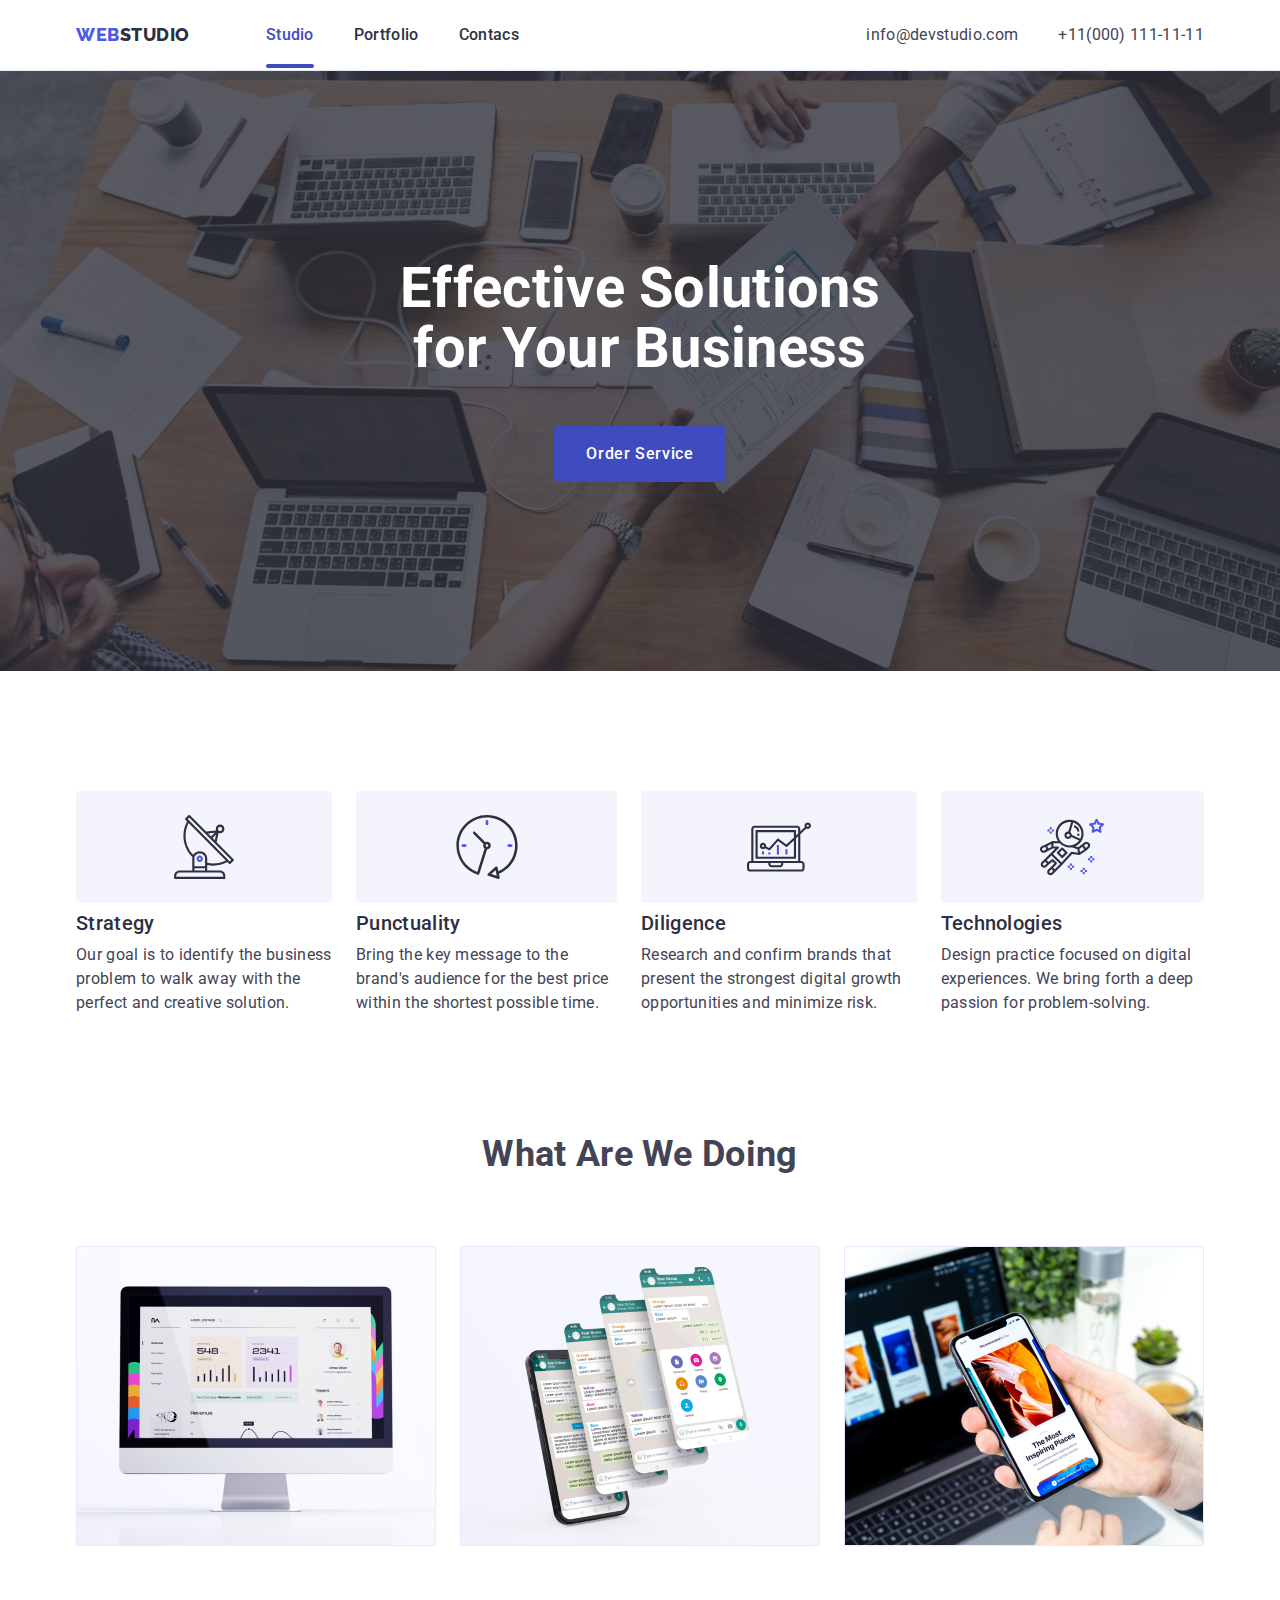
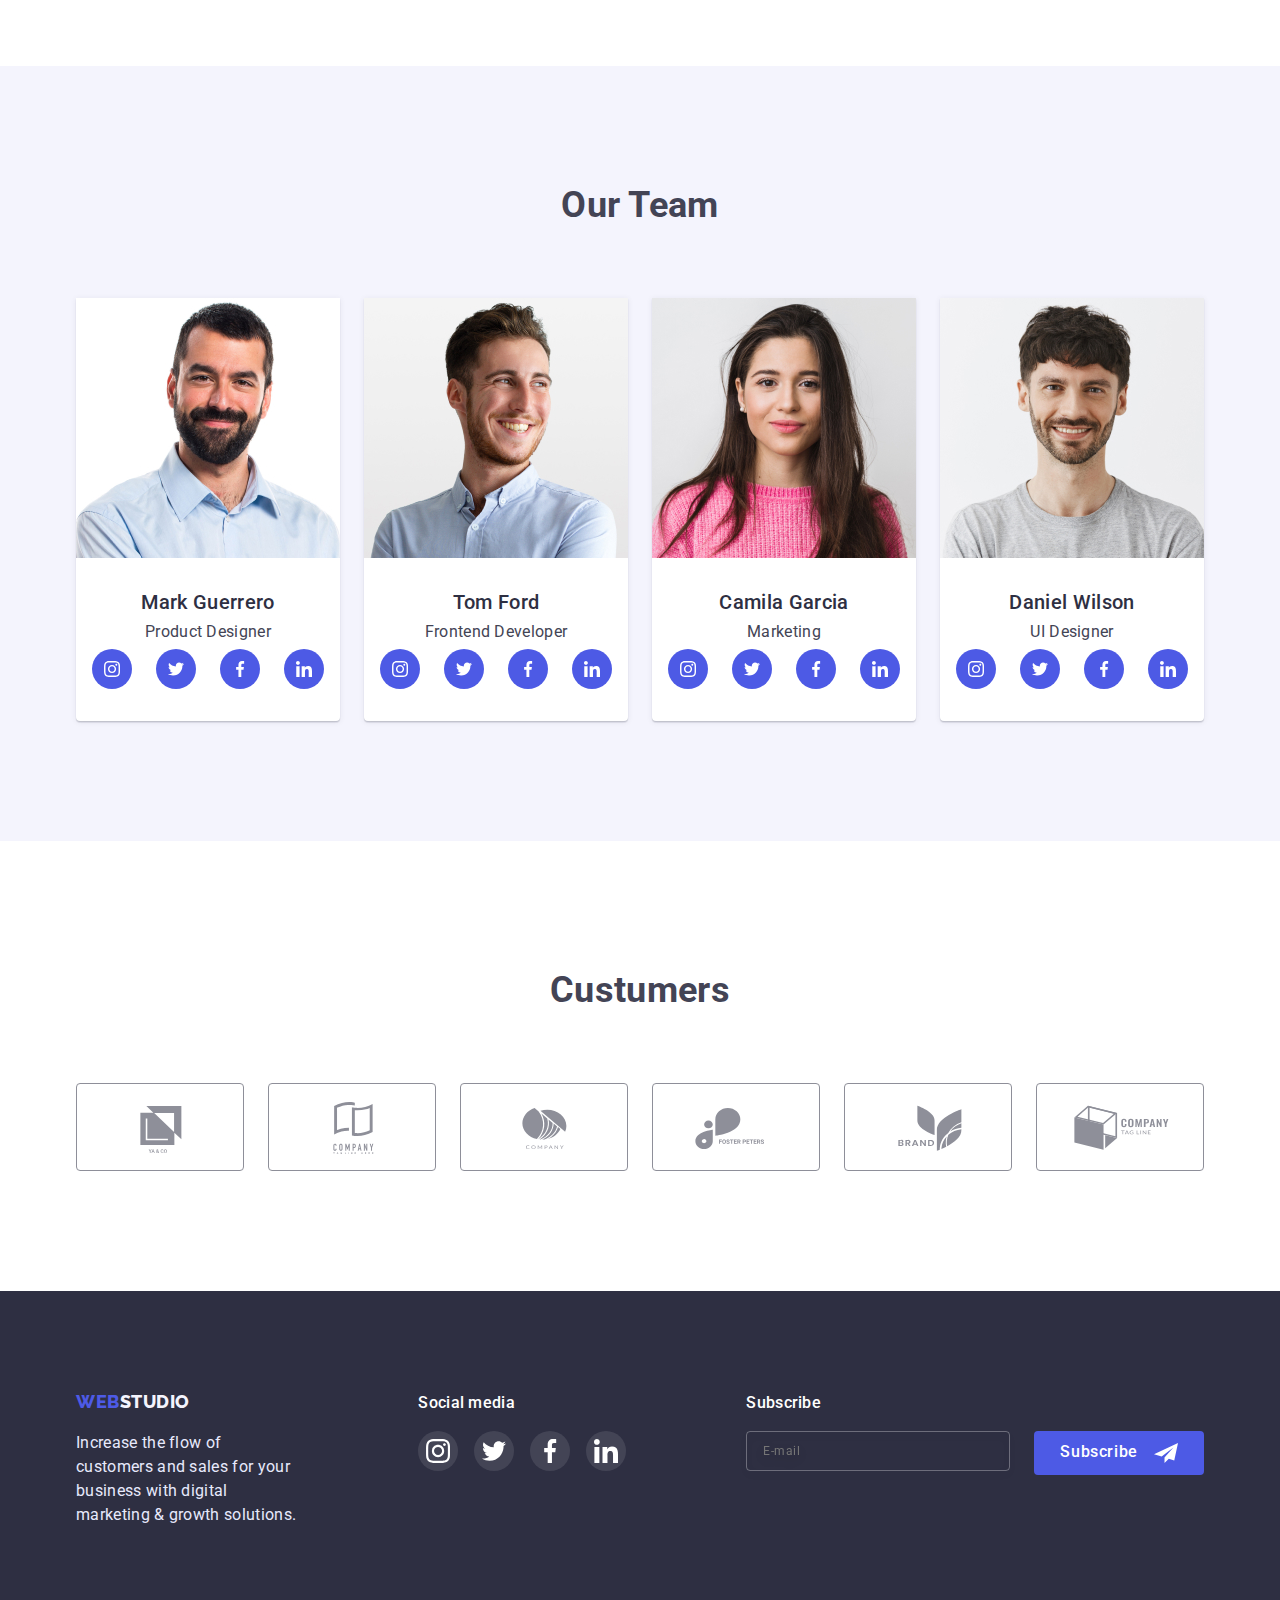
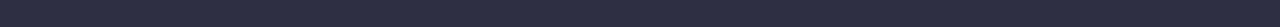
<file: index.html>
<!DOCTYPE html>
<html lang="en">

<head>
    <meta charset="UTF-8">
    <meta http-equiv="X-UA-Compatible" content="IE=edge">
    <meta name="viewport" content="width=device-width, initial-scale=1.0">
    <title>Document</title>
    <!--Fonts-->
    <link
        href="https://fonts.googleapis.com/css2?family=Raleway:wght@800&family=Roboto:wght@400;500;700;900&display=swap"
        rel="stylesheet">
    <!--Modern-normalize-->
    <link rel="stylesheet"
        href="https://cdnjs.cloudflare.com/ajax/libs/modern-normalize/1.1.0/modern-normalize.min.css">
    <!--Custom styles-->
    <link rel="stylesheet" href="./css/styles.css">
</head>

<body>
    <!--Header section-->
    <header class="page-header">
        <div class="container header-wrapper">
            <nav class="map">
                <a class="logo" href="./index.html"><span class="accent">WEB</span><span
                        class="logo-accent">STUDIO</span></a>
                <ul class="map-link list">
                    <li class="map-item"><a class="header-link link current" href="./index.html">Studio</a></li>
                    <li class="map-item"><a class="header-link link" href="./portfolio.html">Portfolio</a></li>
                    <li class="map-item"><a class="header-link link" href="">Contacs</a></li>
                </ul>
            </nav>
            <div class="contacts-container">
                <ul class="contacts list">
                    <!--Link to e-mail address-->
                    <li class="contacts-list"> <a class="contacts-item"
                            href="mailto:info@devstudio.com">info@devstudio.com</a></li>
                    <!--Link to phone number-->
                    <li class="contacts-list"> <a class="contacts-item" href="tel:+110001111111">+11(000) 111-11-11</a>
                    </li>
                </ul>
            </div>
        </div>
    </header>

    <main>
        <!--Hero section-->
        <section class="hero">
            <div class="hero-container">
                <h1 class="hero-title">Effective Solutions for Your Business</h1>
                <button class="hero-btn" data-modal-open type="button">Order Service</button>
        
        <!--Modal window-->

                <div class="backdrop is-hidden" data-modal>
                    <div class="modal">
                        <strong class="modal-title">Leave your contacts and we will call you back</strong>
                        <form class="modal-form">
                            
                            <label class="modal-form-label" for="user_name">Name</label>
                        <div class="modal-form-group">
                                <input class="modal-form-field" type="text" name="user_name" id="user_name" autofocus />
                            
                            <svg class="icon-modal" width="18px" height="18px">
                                <use href="./images/icons.svg#icon-person"></use>
                            </svg>
                        </div>
                                
                           
                        <label class="modal-form-label" for="user_phone">Phone</label>
                        <div class="modal-form-group">
                            <input class="modal-form-field" type="tel" name="user_phone" id="user_phone"/>
                            <svg class="icon-modal" width="18px" height="18px">
                                <use href="./images/icons.svg#icon-phone"></use>
                            </svg>
                        </div>


                        <label class="modal-form-label" for="user_email">Email</label>
                        <div class="modal-form-group">
                            <input class="modal-form-field" type="email" name="user_email" id="user_email" />
                            <svg class="icon-modal" width="18px" height="18px">
                                <use href="./images/icons.svg#icon-email"></use>
                            </svg>
                        </div>
                            
                            <label class="modal-form-label" for="user_comment">
                                Comment
                            </label>
                            <textarea class="comment-area-modal" id="user_comment" rows="6" placeholder="Text input"></textarea>
                            

                        <label class="agreement-form">
                             <input class="checkbox-form" type="checkbox" name="agreement" />
                            <span class="agreement-text">
                          I accept the terms and conditions of the <a href="" class="agreement-link">Privacy Policy</a>
                           </span>
                        </label>

                            <button class="hero-btn btn-send-modal" type="submit">Send</button>
                        </form>
                        

                    <button class="btn-modal" data-modal-close>
                    <svg class="cross" width="8" height="8">
                        <use href="./images/icons.svg#icon-closecross"></use>
                    </svg>    
                    </button>
                    </div>
                    
                </div>
                
            </div>

            
        </section>


       


        <!--Skills section-->
        <section class="skills-section">
            <div class="container skills">
                <h2 class="visually-hidden" lang="uk">Прихований заголовок</h2>
                <ul class="skills list">
                    <li class="skills-item">
                        <div class="icon">
                        <svg class="skills-icon" width="64" height="64">
                            <use href="./images/icons.svg#icon-antenna"></use>
                        </svg>
                        </div>
                        <h3 class="skills-title">Strategy</h3>
                        <p class="skills-text">Our goal is to identify the business
                            problem to walk away with the perfect and creative solution.</p>
                    </li>
                    <li class="skills-item">
                        <div class="icon">
                        <svg class="skills-icon" width="64" height="64">
                            <use href="./images/icons.svg#icon-clock"></use>
                        </svg>
                        </div>
                        <h3 class="skills-title">Punctuality</h3>
                        <p class="skills-text">Bring the key message to the brand's audience for the best price within
                            the shortest possible
                            time.</p>
                    </li>
                    <li class="skills-item">
                        <div class="icon">
                        <svg class="skills-icon" width="64" height="64">
                            <use href="./images/icons.svg#icon-diagram"></use>
                        </svg>
                        </div>
                        <h3 class="skills-title">Diligence</h3>
                        <p class="skills-text">Research and confirm brands that present the strongest digital growth
                            opportunities and
                            minimize risk.</p>
                    </li>
                    <li class="skills-item">
                        <div class="icon">
                        <svg class="skills-icon" width="64" height="64">
                            <use href="./images/icons.svg#icon-astronaut"></use>
                        </svg>
                        </div>
                        <h3 class="skills-title">Technologies</h3>
                        <p class="skills-text">Design practice focused on digital experiences. We bring forth a deep
                            passion for
                            problem-solving.</p>
                    </li>
                </ul>
            </div>
        </section>
        <!--Work examples-->
        <section class="image">
            <div class="container">
                <h2 class="image-title">What Are We Doing</h2>
                <ul class="list image-list">
                    <li class="image-item"><img src="./images/wawd1.png" alt="Computer monitor" width="360"
                            height="300"></li>
                    <li class="image-item"><img src="images/wawd2.png" alt="Screenshot mobile phone" width="360"
                            height="300"></li>
                    <li class="image-item"><img src="./images/wawd3.png" alt="Mobile phones" width="360" height="300">
                    </li>
                </ul>
            </div>
        </section>

        <!--About Team-->
        <section class="team">
            <div class="container">
                <h2 class="team-title">Our Team</h2>
                <ul class="team-item list">
                    <li class="team-foto"><img src="./images/team1.jpg" alt="Photo of the employee1" width="264"
                            height="260">
                        <div class="teams-footer">
                            <h3 class="team-names">Mark Guerrero</h3>
                            <p class="team-position">Product Designer</p>
                            <ul class="socials list">
                                <li class="team-social">
                                    <a class="link-social" 
                                    href="https://www.instagram.com" 
                                    aria-label="Instagram" 
                                    target="_blank"
                                    rel="noopener norefrrer"
                                    >
                                    <svg class="socials-icon" width="16" height="16">
                                        <use href="./images/icons.svg#icon-instagram"></use>
                                    </svg>
                                </a>
                            </li>
                                <li class="team-social">
                                    <a class="link-social" 
                                    href="https://twitter.com" 
                                    aria-label="Twitter" 
                                    target="_blank"
                                    rel="noopener norefrrer">
                                    <svg class="socials-icon" width="16" height="16">
                                        <use href="./images/icons.svg#icon-twitter"></use>
                                    </svg>
                                </a>
                            </li>
                                <li class="team-social">
                                    <a class="link-social" 
                                    href="https://www.facebook.com" 
                                    aria-label="Facebook" 
                                    target="_blank"
                                        rel="noopener norefrrer">
                                        <svg class="socials-icon" width="16" height="16">
                                            <use href="./images/icons.svg#icon-facebook"></use>
                                        </svg>
                                    </a>
                                </li>
                                <li class="team-social">
                                    <a class="link-social" 
                                    href="https://www.linkedin.com" 
                                    aria-label="Linkedin" 
                                    target="_blank"
                                        rel="noopener norefrrer">
                                        <svg class="socials-icon" width="16" height="16">
                                            <use href="./images/icons.svg#icon-linkedin"></use>
                                        </svg>
                                    </a>
                                </li>
                            </ul>
                        </div>
                    </li>
                    <li class="team-foto"><img src="./images/team2.jpg" alt="Photo of the employee2" width="264"
                            height="260">
                        <div class="teams-footer">
                            <h3 class="team-names">Tom Ford</h3>
                            <p class="team-position">Frontend Developer</p>
                            <ul class="socials list">
                                <li class="team-social">
                                    <a class="link-social" href="https://www.instagram.com" aria-label="Instagram" target="_blank"
                                        rel="noopener norefrrer">
                                        <svg class="socials-icon" width="16" height="16">
                                            <use href="./images/icons.svg#icon-instagram"></use>
                                        </svg>
                                    </a>
                                </li>
                                <li class="team-social">
                                    <a class="link-social" href="https://twitter.com" aria-label="Twitter" target="_blank"
                                        rel="noopener norefrrer">
                                        <svg class="socials-icon" width="16" height="16">
                                            <use href="./images/icons.svg#icon-twitter"></use>
                                        </svg>
                                    </a>
                                </li>
                                <li class="team-social">
                                    <a class="link-social" href="https://www.facebook.com" aria-label="Facebook" target="_blank"
                                        rel="noopener norefrrer">
                                        <svg class="socials-icon" width="16" height="16">
                                            <use href="./images/icons.svg#icon-facebook"></use>
                                        </svg>
                                    </a>
                                </li>
                                <li class="team-social">
                                    <a class="link-social" href="https://www.linkedin.com" aria-label="Linkedin" target="_blank"
                                        rel="noopener norefrrer">
                                        <svg class="socials-icon" width="16" height="16">
                                            <use href="./images/icons.svg#icon-linkedin"></use>
                                        </svg>
                                    </a>
                                </li>
                            </ul>
                        </div>
                    </li>
                    <li class="team-foto"><img src="./images/team3.jpg" alt="Photo of the employee3" width="264"
                            height="260">
                        <div class="teams-footer">
                            <h3 class="team-names">Camila Garcia</h3>
                            <p class="team-position">Marketing</p>
                            <ul class="socials list">
                                <li class="team-social">
                                    <a class="link-social" href="https://www.instagram.com" aria-label="Instagram" target="_blank"
                                        rel="noopener norefrrer">
                                        <svg class="socials-icon" width="16" height="16">
                                            <use href="./images/icons.svg#icon-instagram"></use>
                                        </svg>
                                    </a>
                                </li>
                                <li class="team-social">
                                    <a class="link-social" href="https://twitter.com" aria-label="Twitter" target="_blank"
                                        rel="noopener norefrrer">
                                        <svg class="socials-icon" width="16" height="16">
                                            <use href="./images/icons.svg#icon-twitter"></use>
                                        </svg>
                                    </a>
                                </li>
                                <li class="team-social">
                                    <a class="link-social" href="https://www.facebook.com" aria-label="Facebook" target="_blank"
                                        rel="noopener norefrrer">
                                        <svg class="socials-icon" width="16" height="16">
                                            <use href="./images/icons.svg#icon-facebook"></use>
                                        </svg>
                                    </a>
                                </li>
                                <li class="team-social">
                                    <a class="link-social" href="https://www.linkedin.com" aria-label="Linkedin" target="_blank"
                                        rel="noopener norefrrer">
                                        <svg class="socials-icon" width="16" height="16">
                                            <use href="./images/icons.svg#icon-linkedin"></use>
                                        </svg>
                                    </a>
                                </li>
                            </ul>
                        </div>
                    </li>
                    <li class="team-foto"><img src="./images/team4.jpg" alt="Photo of the employee4" width="264"
                            height="260">
                        <div class="teams-footer">
                            <h3 class="team-names">Daniel Wilson</h3>
                            <p class="team-position">UI Designer</p>
                            <ul class="socials list">
                                <li class="team-social">
                                    <a class="link-social" href="https://www.instagram.com" aria-label="Instagram" target="_blank"
                                        rel="noopener norefrrer">
                                        <svg class="socials-icon" width="16" height="16">
                                            <use href="./images/icons.svg#icon-instagram"></use>
                                        </svg>
                                    </a>
                                </li>
                                <li class="team-social">
                                    <a class="link-social" href="https://twitter.com" aria-label="Twitter" target="_blank"
                                        rel="noopener norefrrer">
                                        <svg class="socials-icon" width="16" height="16">
                                            <use href="./images/icons.svg#icon-twitter"></use>
                                        </svg>
                                    </a>
                                </li>
                                <li class="team-social">
                                    <a class="link-social" href="https://www.facebook.com" aria-label="Facebook" target="_blank"
                                        rel="noopener norefrrer">
                                        <svg class="socials-icon" width="16" height="16">
                                            <use href="./images/icons.svg#icon-facebook"></use>
                                        </svg>
                                    </a>
                                </li>
                                <li class="team-social">
                                    <a class="link-social" href="https://www.linkedin.com" aria-label="Linkedin" target="_blank"
                                        rel="noopener norefrrer">
                                        <svg class="socials-icon" width="16" height="16">
                                            <use href="./images/icons.svg#icon-linkedin"></use>
                                        </svg>
                                    </a>
                                </li>
                            </ul>
                        </div>
                    </li>
                </ul>
            </div>
        </section>

        <section class="custumers">
            <h2 class="custumers-title">Custumers</h2>
            <div class="container">
        <ul class="list-custumers list">
            <li class="logo-custumers">
                <a class="cust-link" href="">
                    <svg class="cust-icon" width="104" height="56">
                        <use href="./images/icons.svg#icon-logo1"></use>
                    </svg>
                </a>
            </li>
            <li class="logo-custumers">
                <a class="cust-link" href="">
                    <svg class="cust-icon" width="104" height="56">
                        <use href="./images/icons.svg#icon-logo2"></use>
                    </svg>
                </a>
            </li>
            <li class="logo-custumers">
                <a class="cust-link" href="">
                    <svg class="cust-icon" width="104" height="56">
                        <use href="./images/icons.svg#icon-logo3"></use>
        
                    </svg>
                </a>
            </li>
            <li class="logo-custumers">
                <a class="cust-link" href="">
                    <svg class="cust-icon" width="104" height="56">
                        <use href="./images/icons.svg#icon-logo4"></use>
                    </svg>
                </a>
            </li>
            <li class="logo-custumers">
                <a class="cust-link" href="">
                    <svg class="cust-icon" width="104" height="56">
                        <use href="./images/icons.svg#icon-logo5"></use>
                    </svg>
                </a>
            </li>
            <li class="logo-custumers">
                <a class="cust-link" href="">
                    <svg class="cust-icon" width="104" height="56">
                        <use href="./images/icons.svg#icon-logo6"></use>
                    </svg>
                </a>
            </li>
        </ul>
            </div>
      
        </section>
    </main>
    <!-- Page footer -->
    <footer class="page">
        <div class="container footer-page">
        <div>
            <a class="logo secondary-logo" href="./index.html"><span class="accent">WEB</span><span
                    class="logo-footer">STUDIO</span></a>
            <p class="text-page">Increase the flow of customers and sales for your business with digital marketing &
                growth
                solutions.</p>
        </div>
        
        <div class="social-media">
        
        <p class="media-title">Social media</p>
            <ul class="list media-group">
                <li class="icon-media">
                <a class="link-media" href="https://www.instagram.com" aria-label="Instagram" target="_blank"
                    rel="noopener norefrrer">
                    <svg class="socials-icon" width="24" height="24">
                        <use href="./images/icons.svg#icon-instagram"></use>
                    </svg>
                </a>
                </li>
                <li class="icon-media">
                    <a class="link-media" href="https://twitter.com" aria-label="Twitter" target="_blank"
                        rel="noopener norefrrer">
                        <svg class="socials-icon" width="24" height="24">
                            <use href="./images/icons.svg#icon-twitter"></use>
                        </svg>
                    </a>
                </li>
                <li class="icon-media">
                    <a class="link-media" href="https://www.facebook.com" aria-label="Facebook" target="_blank"
                        rel="noopener norefrrer">
                        <svg class="socials-icon" width="24" height="24">
                            <use href="./images/icons.svg#icon-facebook"></use>
                        </svg>
                    </a>
                </li>
                <li class="icon-media">
                    <a class="link-media" href="https://www.linkedin.com" aria-label="Linkedin" target="_blank"
                        rel="noopener norefrrer">
                        <svg class="socials-icon" width="24" height="24">
                            <use href="./images/icons.svg#icon-linkedin"></use>
                        </svg>
                    </a>
                </li>
            </ul>
        </div>

        <!--Form-->
        
        <form>
            <p class="form-text">Subscribe</p>
            <div class="form-footer">
                <label for="users_email">
                    <input class="field-form" type="email" name="users_email" placeholder="E-mail" id="users_email">
                </label>
                <button class="btn-footer" type="submit">
                    Subscribe
                    <svg class="icon-footer" width="24" height="24">
                        <use href="./images/icons.svg#icon-jet"></use>
                    </svg>
                </button>
            </div>
        </form>
    </div>
       
    </footer>
    <script src="./js/modal.js"></script>
</body>

</html>
</file>
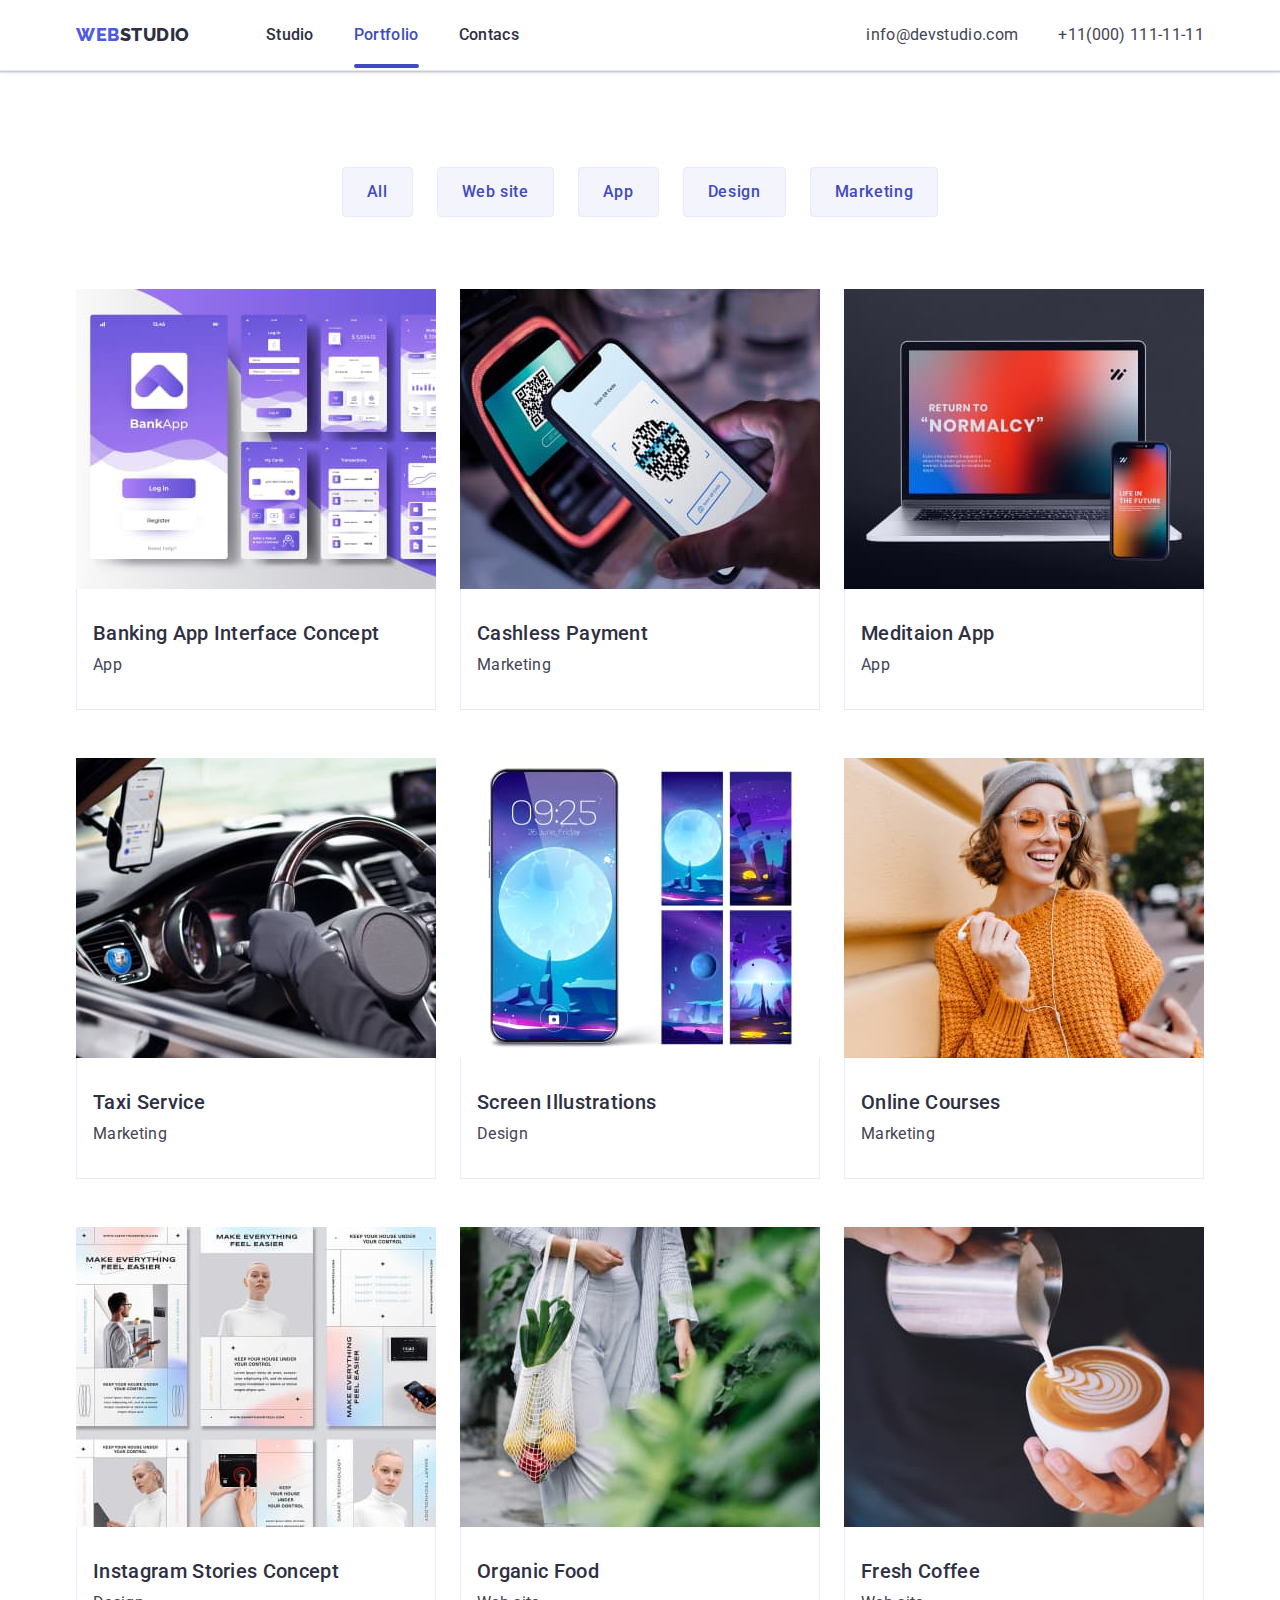
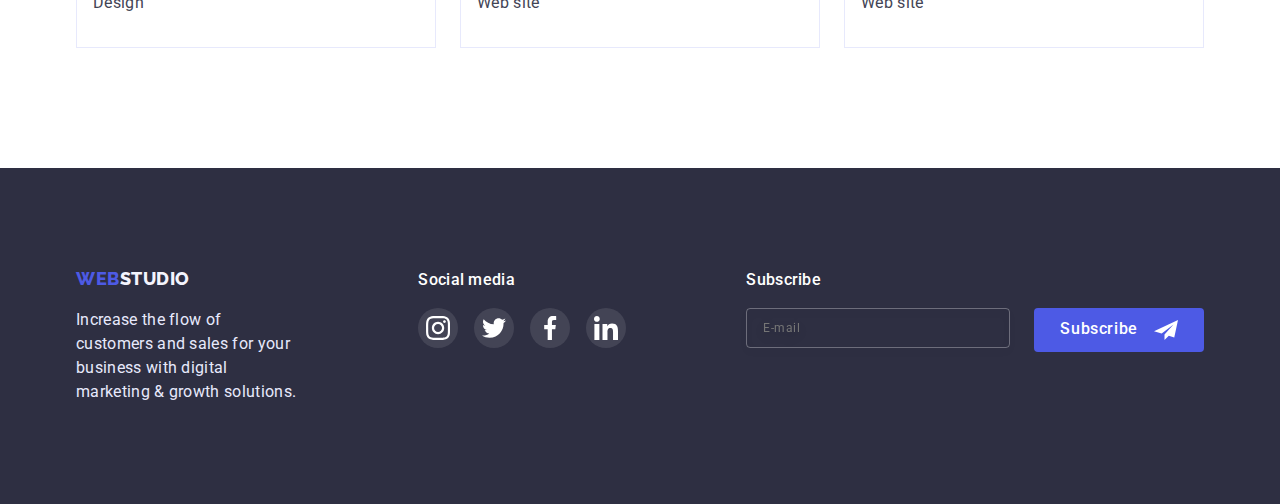
<file: portfolio.html>
<!DOCTYPE html>
<html lang="en">

<head>
    <meta charset="UTF-8">
    <meta http-equiv="X-UA-Compatible" content="IE=edge">
    <meta name="viewport" content="width=device-width, initial-scale=1.0">
    <title>Document</title>
    <!--Fonts-->
    <link
        href="https://fonts.googleapis.com/css2?family=Raleway:wght@800&family=Roboto:wght@400;500;700;900&display=swap"
        rel="stylesheet">
    <!--Modern-normalize-->
    <link rel="stylesheet"
        href="https://cdnjs.cloudflare.com/ajax/libs/modern-normalize/1.1.0/modern-normalize.min.css">
    <!--Custom styles-->
    <link rel="stylesheet" href="./css/styles.css">
</head>

<body>
    <!--Header section-->
    <header class="page-header">
        <div class="container header-wrapper">
            <nav class="map">
                <a class="logo" href="./index.html"><span class="accent">WEB</span><span
                        class="logo-accent">STUDIO</span>
                    </a>
                <ul class="map-link list">
                    <li class="map-item">
                        <a class="link header-link" href="./index.html">Studio</a>
                    </li>
                    <li class="map-item">
                        <a class="link header-link current" href="./portfolio.html">Portfolio</a>
                    </li>
                    <li class="map-item">
                        <a class="link header-link" href="">Contacs</a>
                    </li>
                </ul>
            </nav>
            <div class="contacts-container">
                <ul class="contacts list">
                    <!--Link to e-mail address-->
                    <li class="contacts-list"> <a class="contacts-item link"
                            href="mailto:info@devstudio.com">info@devstudio.com</a></li>
                    <!--Link to phone number-->
                    <li class="contacts-list"> <a class="contacts-item link" href="tel:+110001111111">+11(000) 111-11-11</a>
                    </li>
                </ul>
            </div>
        </div>
    </header>
    <main>
        <section class="portfolio">
            <div class="container">
                <h1 class="visually-hidden">Portfolio</h1>
                    <!--Button list-->
                    <ul class="button list">
                        <li><button class="btn current" type="button">All</button></li>
                        <li><button class="btn" type="button">Web site</button></li>
                        <li><button class="btn" type="button">App</button></li>
                        <li><button class="btn" type="button">Design</button></li>
                        <li><button class="btn" type="button">Marketing</button></li>
                    </ul>
                    <!--Cards list-->
                    <ul class="cards list">
                        <li class="cards-item">
                            <a class="cards-link" href="">
                                
                                <div class="cards-thumb">
                                <img src="./images/hm21.jpg" alt="Banking Interface" width="360" height="300">
                                    <p class="thumb-text">
                                        14 Stylish and User-Friendly App Design Concepts ·
                                        Task Manager App · Calorie Tracker App · Exotic Fruit Ecommerce App ·
                                        Cloud Storage App
                                    </p>

                                </div>
                                <div class="cards-footer">
                                    <h2 class="cards-title">Banking App Interface Concept</h2>
                                    <p class="cards-text">App</p>
                                </div>
                            </a>
                        </li>
                        

                        <li class="cards-item">
                            <a class="cards-link" href="">
                                <div class="cards-thumb">
                                <img src="./images/hm22.jpg" alt="QR code on the phone" width="360" height="300">
                                <p class="thumb-text">
                                    14 Stylish and User-Friendly App Design Concepts ·
                                    Task Manager App · Calorie Tracker App · Exotic Fruit Ecommerce App ·
                                    Cloud Storage App
                                </p>
                            </div>
                                <div class="cards-footer">
                                    <h2 class="cards-title">Cashless Payment</h2>
                                    <p class="cards-text">Marketing</p>
                                </div>
                            </a>
                        </li>

                        <li class="cards-item">
                            <a class="cards-link" href="">
                                <div class="cards-thumb">
                                <img src="./images/hm23.jpg" alt="Laptop" width="360" height="300">
                                <p class="thumb-text">
                                    14 Stylish and User-Friendly App Design Concepts ·
                                    Task Manager App · Calorie Tracker App · Exotic Fruit Ecommerce App ·
                                    Cloud Storage App
                                </p>
                                </div>

                                <div class="cards-footer">
                                    <h2 class="cards-title">Meditaion App</h2>
                                    <p class="cards-text">App</p>
                                </div>
                            </a>

                        </li>

                        <li class="cards-item">
                            <a class="cards-link" href="">
                                <div class="cards-thumb">
                                <img src="./images/hm24.jpg" alt="Hands on the steering wheel" width="360" height="300">
                                <p class="thumb-text">
                                    14 Stylish and User-Friendly App Design Concepts ·
                                    Task Manager App · Calorie Tracker App · Exotic Fruit Ecommerce App ·
                                    Cloud Storage App
                                </p>
                                </div>

                                <div class="cards-footer">
                                    <h2 class="cards-title">Taxi Service</h2>
                                    <p class="cards-text">Marketing</p>
                                </div>
                            </a>
                        </li>

                        <li class="cards-item">
                            <a class="cards-link" href="">
                                <div class="cards-thumb">
                                <img src="./images/hm25.jpg" alt="Mobile Screenshot" width="360" height="300">
                                <p class="thumb-text">
                                    14 Stylish and User-Friendly App Design Concepts ·
                                    Task Manager App · Calorie Tracker App · Exotic Fruit Ecommerce App ·
                                    Cloud Storage App
                                </p>
                                </div>

                                <div class="cards-footer">
                                    <h2 class="cards-title">Screen Illustrations</h2>
                                    <p class="cards-text">Design</p>
                                </div>
                            </a>
                        </li>

                        <li class="cards-item">
                            <a class="cards-link" href="">
                                <div class="cards-thumb">
                                <img src="./images/hm26.jpg" alt="Girl with phone" width="360" height="300">
                                <p class="thumb-text">
                                    14 Stylish and User-Friendly App Design Concepts ·
                                    Task Manager App · Calorie Tracker App · Exotic Fruit Ecommerce App ·
                                    Cloud Storage App
                                </p>
                                </div>

                                <div class="cards-footer">
                                    <h2 class="cards-title">Online Courses</h2>
                                    <p class="cards-text">Marketing</p>
                                </div>
                            </a>
                        </li>

                        <li class="cards-item">
                            <a class="cards-link" href="">
                                <div class="cards-thumb">
                                <img src="./images/hm27.jpg" alt="Shopperbag with fruits" width="360" height="300">
                                <p class="thumb-text">
                                    14 Stylish and User-Friendly App Design Concepts ·
                                    Task Manager App · Calorie Tracker App · Exotic Fruit Ecommerce App ·
                                    Cloud Storage App
                                </p>
                                </div>

                                <div class="cards-footer">
                                    <h2 class="cards-title">Instagram Stories Concept</h2>
                                    <p class="cards-text">Design</p>
                                </div>
                            </a>
                        </li>

                        <li class="cards-item">
                            <a class="cards-link" href="">
                                <div class="cards-thumb">
                                <img src="./images/hm28.jpg" alt="Screenshot with instagram Stories" width="360"
                                    height="300">
                                <p class="thumb-text">
                                    14 Stylish and User-Friendly App Design Concepts ·
                                    Task Manager App · Calorie Tracker App · Exotic Fruit Ecommerce App ·
                                    Cloud Storage App
                                </p>
                                </div>
                                    <div class="cards-footer">
                                    <h2 class="cards-title">Organic Food</h2>
                                    <p class="cards-text">Web site</p>
                                </div>
                            </a>
                        </li>

                        <li class="cards-item">
                            <a class="cards-link" href="">
                                <div class="cards-thumb">
                                <img src="./images/hm29.jpg" alt="Coffee cup" width="360" height="300">
                                <p class="thumb-text">
                                    14 Stylish and User-Friendly App Design Concepts ·
                                    Task Manager App · Calorie Tracker App · Exotic Fruit Ecommerce App ·
                                    Cloud Storage App
                                </p>
                                </div>
                                <div class="cards-footer">
                                    <h2 class="cards-title">Fresh Coffee</h2>
                                    <p class="cards-text">Web site</p>
                                </div>
                            </a>

                        </li>
                    </ul>
            </div>
        </section>
    </main>
    <!-- Page footer -->
    
    <footer class="page">
            <div class="container footer-page">
                <div>
                    <a class="logo secondary-logo" href="./index.html"><span class="accent">WEB</span><span
                            class="logo-footer">STUDIO</span></a>
                    <p class="text-page">Increase the flow of customers and sales for your business with digital marketing &
                        growth
                        solutions.</p>
                </div>
        
                <div class="social-media">
        
                    <p class="media-title">Social media</p>
                    <ul class="list media-group">
                        <li class="icon-media">
                            <a class="link-media" href="https://www.instagram.com" aria-label="Instagram" target="_blank"
                                rel="noopener norefrrer">
                                <svg class="socials-icon" width="24" height="24">
                                    <use href="./images/icons.svg#icon-instagram"></use>
                                </svg>
                            </a>
                        </li>
                        <li class="icon-media">
                            <a class="link-media" href="https://twitter.com" aria-label="Twitter" target="_blank"
                                rel="noopener norefrrer">
                                <svg class="socials-icon" width="24" height="24">
                                    <use href="./images/icons.svg#icon-twitter"></use>
                                </svg>
                            </a>
                        </li>
                        <li class="icon-media">
                            <a class="link-media" href="https://www.facebook.com" aria-label="Facebook" target="_blank"
                                rel="noopener norefrrer">
                                <svg class="socials-icon" width="24" height="24">
                                    <use href="./images/icons.svg#icon-facebook"></use>
                                </svg>
                            </a>
                        </li>
                        <li class="icon-media">
                            <a class="link-media" href="https://www.linkedin.com" aria-label="Linkedin" target="_blank"
                                rel="noopener norefrrer">
                                <svg class="socials-icon" width="24" height="24">
                                    <use href="./images/icons.svg#icon-linkedin"></use>
                                </svg>
                            </a>
                        </li>
                    </ul>
                </div>

                <!--Form-->
                
                <form>
                    <p class="form-text">Subscribe</p>
                    <div class="form-footer">
                        <label for="users_email">
                            <input class="field-form" type="email" name="users_email" placeholder="E-mail" id="users_email">
                        </label>
                        <button class="btn-footer" type="submit">
                            Subscribe
                            <svg class="icon-footer" width="24" height="24">
                                <use href="./images/icons.svg#icon-jet"></use>
                            </svg>
                        </button>
                    </div>
                </form>
            </div>
        
    </footer>
</body>

</html>
</file>
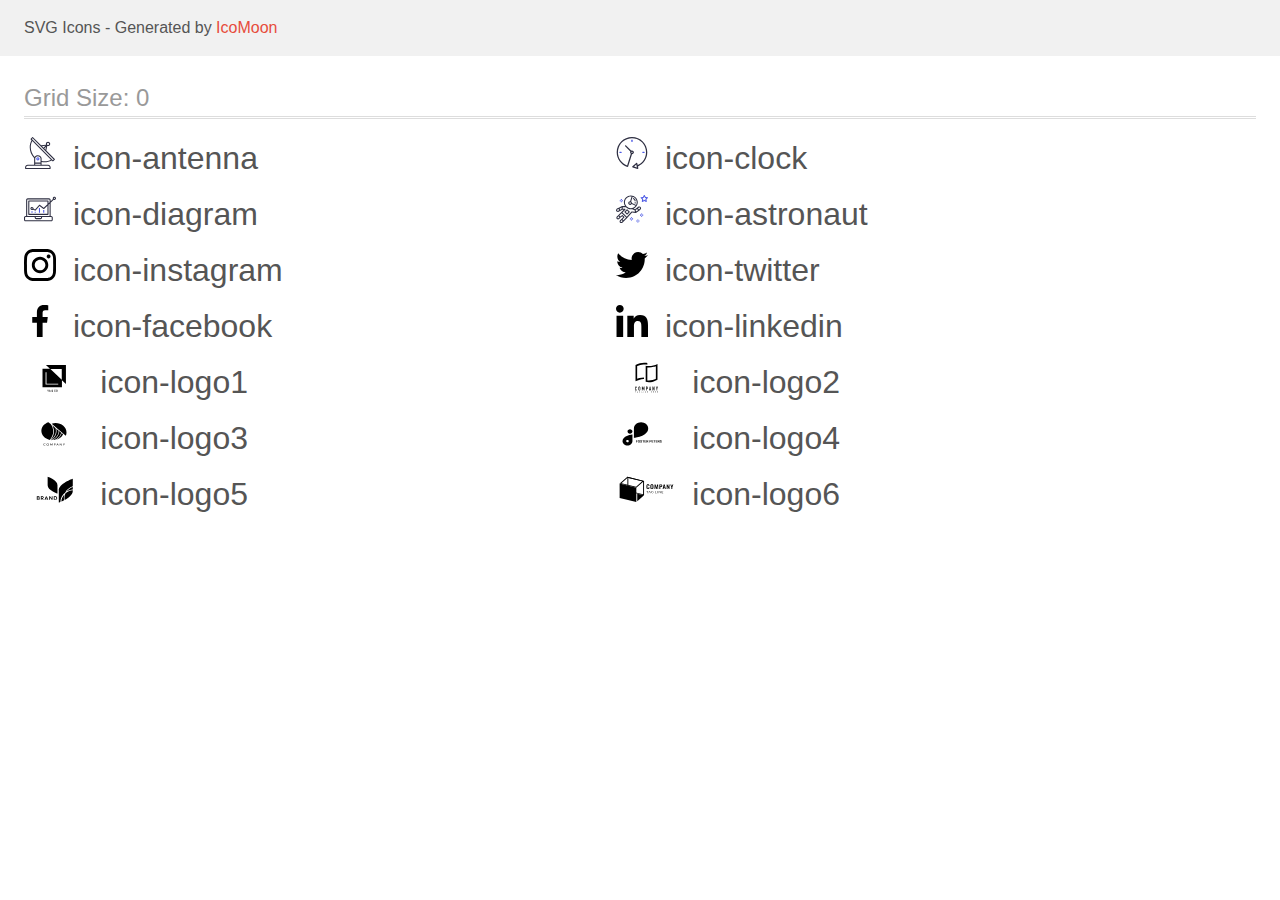
<file: images/icomoon (1)/demo.html>
<!doctype html>
<html>
<head>
    <title>IcoMoon - SVG Icons</title>
    <meta charset="utf-8">
    <meta name="viewport" content="width=device-width, initial-scale=1">
    <link rel="stylesheet" href="demo-files/demo.css">
    <link rel="stylesheet" href="style.css">
</head>
<body>
<svg aria-hidden="true" style="position: absolute; width: 0; height: 0; overflow: hidden;" version="1.1" xmlns="http://www.w3.org/2000/svg" xmlns:xlink="http://www.w3.org/1999/xlink">
<defs>
<symbol id="icon-antenna" viewBox="0 0 32 32">
<path fill="#2e2f42" style="fill: var(--color1, #2e2f42)" d="M30.773 22.098l-8.443-8.505 0.937-4.615c0.242 0.094 0.499 0.144 0.758 0.146h0.006c1.192 0.014 2.17-0.941 2.184-2.133s-0.941-2.17-2.133-2.184c-1.192-0.014-2.17 0.941-2.184 2.133-0.003 0.255 0.039 0.509 0.125 0.749l-4.96 0.605-8.091-8.133c-0.099-0.101-0.235-0.159-0.377-0.16-0.14 0.001-0.274 0.056-0.373 0.155l-1.513 1.504c-0.208 0.208-0.208 0.546 0 0.754l0.814 0.826c-3.153 5.798-2.129 12.978 2.519 17.663 0.043 0.041 0.092 0.074 0.146 0.098-0.034 0.18-0.051 0.364-0.052 0.547v6.187h-6.4c-1.472 0.002-2.665 1.195-2.667 2.667v1.067c0 0.295 0.239 0.533 0.533 0.533h24.533c0.295 0 0.533-0.239 0.533-0.533v-1.067c-0.002-1.472-1.195-2.665-2.667-2.667h-6.4v-2.742c1.003 0.21 2.024 0.317 3.049 0.32 2.458-0.003 4.877-0.615 7.040-1.783l0.818 0.823c0.099 0.101 0.235 0.159 0.377 0.16 0.14-0.001 0.274-0.056 0.373-0.155l1.513-1.504c0.208-0.208 0.208-0.546 0-0.754zM23.28 6.233c0.418-0.415 1.093-0.414 1.509 0.004s0.414 1.093-0.004 1.508c-0.2 0.199-0.47 0.31-0.752 0.31h-0.003c-0.589-0.003-1.064-0.483-1.061-1.072 0.002-0.282 0.115-0.552 0.314-0.751h-0.002zM22.024 9.738l-0.598 2.946-1.175-1.182 1.774-1.763zM21.419 8.836l-1.92 1.909-1.485-1.493 3.405-0.415zM24.004 28.8c0.884 0 1.6 0.716 1.6 1.6v0.533h-23.467v-0.533c0-0.884 0.716-1.6 1.6-1.6h20.267zM16.537 26.667v1.067h-5.333v-1.067h5.333zM11.204 25.6v-4.053c0-1.294 1.196-2.347 2.667-2.347s2.667 1.053 2.667 2.347v4.053h-5.333zM17.604 23.904v-2.357c0-1.882-1.675-3.413-3.733-3.413-1.331-0.020-2.576 0.657-3.281 1.786-4.058-4.274-4.971-10.645-2.279-15.887l18.602 18.708c-2.872 1.461-6.165 1.873-9.309 1.163zM28.893 23.22l-21.057-21.181 0.755-0.752 7.935 7.98c0.004 0 0.006 0.007 0.010 0.010l13.115 13.191-0.757 0.752z"></path>
<path fill="#4d5ae5" style="fill: var(--color2, #4d5ae5)" d="M13.876 20.267h-0.005c-0.884-0.001-1.601 0.714-1.602 1.598s0.714 1.601 1.598 1.602h0.005c0.884 0.001 1.601-0.714 1.602-1.598s-0.714-1.601-1.598-1.602zM14.249 22.245c-0.1 0.1-0.236 0.156-0.378 0.155-0.295-0.002-0.532-0.242-0.531-0.536 0.001-0.141 0.057-0.276 0.157-0.375s0.233-0.154 0.373-0.155c0.295 0.002 0.532 0.242 0.531 0.536-0.001 0.141-0.057 0.276-0.157 0.375h0.005z"></path>
</symbol>
<symbol id="icon-clock" viewBox="0 0 32 32">
<path fill="#2e2f42" style="fill: var(--color1, #2e2f42)" d="M31.297 15.301c-0.002-8.452-6.855-15.303-15.308-15.301s-15.303 6.855-15.301 15.308c0.001 6.658 4.307 12.551 10.649 14.576 0.061 0.019 0.124 0.029 0.187 0.029 0.121-0 0.239-0.032 0.342-0.094 0.135-0.080 0.236-0.207 0.283-0.356l3.865-12.25c1.057-0.005 1.909-0.866 1.903-1.923s-0.866-1.909-1.923-1.903c-0.284 0.001-0.565 0.067-0.82 0.191l-5.106-5.107c-0.253-0.245-0.657-0.238-0.902 0.016-0.239 0.247-0.239 0.639 0 0.886l5.103 5.109c-0.392 0.799-0.168 1.764 0.536 2.309l-3.683 11.673c-7.278-2.681-11.004-10.754-8.323-18.032s10.754-11.004 18.032-8.323c7.278 2.681 11.004 10.754 8.323 18.032-1.31 3.556-4.001 6.431-7.462 7.973l-0.398-1.874c-0.073-0.345-0.411-0.565-0.756-0.492-0.109 0.023-0.209 0.074-0.293 0.148l-3.837 3.426c-0.263 0.234-0.287 0.637-0.052 0.9 0.076 0.085 0.174 0.149 0.283 0.184l4.899 1.564c0.335 0.108 0.694-0.077 0.802-0.412 0.034-0.106 0.040-0.219 0.017-0.328l-0.391-1.839c5.664-2.388 9.342-7.942 9.329-14.089zM15.992 14.664c0.352 0 0.638 0.286 0.638 0.638s-0.286 0.638-0.638 0.638c-0.352 0-0.638-0.285-0.638-0.638s0.285-0.638 0.638-0.638zM18.093 29.528l2.184-1.948 0.603 2.84-2.787-0.892z"></path>
<path fill="#4d5ae5" style="fill: var(--color2, #4d5ae5)" d="M15.354 3.185v1.275c0 0.352 0.285 0.638 0.638 0.638s0.638-0.285 0.638-0.638v-1.275c0-0.352-0.286-0.638-0.638-0.638s-0.638 0.286-0.638 0.638z"></path>
<path fill="#4d5ae5" style="fill: var(--color2, #4d5ae5)" d="M3.876 14.664c-0.352 0-0.638 0.286-0.638 0.638s0.285 0.638 0.638 0.638h1.275c0.352 0 0.638-0.285 0.638-0.638s-0.285-0.638-0.638-0.638h-1.275z"></path>
<path fill="#4d5ae5" style="fill: var(--color2, #4d5ae5)" d="M28.108 15.939c0.352 0 0.638-0.285 0.638-0.638s-0.285-0.638-0.638-0.638h-1.275c-0.352 0-0.638 0.286-0.638 0.638s0.286 0.638 0.638 0.638h1.275z"></path>
</symbol>
<symbol id="icon-diagram" viewBox="0 0 32 32">
<path fill="#4d5ae5" style="fill: var(--color2, #4d5ae5)" d="M14.926 14.965h1.066v4.798h-1.066v-4.797z"></path>
<path fill="#4d5ae5" style="fill: var(--color2, #4d5ae5)" d="M19.19 17.097h1.066v2.665h-1.066v-2.665z"></path>
<path fill="#4d5ae5" style="fill: var(--color2, #4d5ae5)" d="M10.661 18.696h1.066v1.066h-1.066v-1.066z"></path>
<path fill="#4d5ae5" style="fill: var(--color2, #4d5ae5)" d="M7.463 18.163h1.066v1.599h-1.066v-1.599z"></path>
<path fill="#2e2f42" style="fill: var(--color1, #2e2f42)" d="M1.599 28.291h25.587c0.883 0 1.599-0.716 1.599-1.599v-2.132c0-0.883-0.716-1.599-1.599-1.599h-0.533v-13.293l3.028-2.868c0.703 0.346 1.553 0.136 2.013-0.499s0.396-1.508-0.152-2.068-1.42-0.644-2.065-0.198c-0.644 0.446-0.873 1.292-0.542 2.002l-2.281 2.163v-1.23c0-0.883-0.716-1.599-1.599-1.599h-21.322c-0.883 0-1.599 0.716-1.599 1.599v15.992h-0.533c-0.883 0-1.599 0.716-1.599 1.599v2.132c0 0.883 0.716 1.599 1.599 1.599zM30.384 4.837c0.294 0 0.533 0.239 0.533 0.533s-0.239 0.533-0.533 0.533c-0.294 0-0.533-0.239-0.533-0.533s0.239-0.533 0.533-0.533zM3.198 6.969c0-0.294 0.239-0.533 0.533-0.533h21.322c0.294 0 0.533 0.239 0.533 0.533v2.239l-1.066 1.013v-2.186c0-0.294-0.239-0.533-0.533-0.533h-19.19c-0.294 0-0.533 0.239-0.533 0.533v13.326c0 0.294 0.239 0.533 0.533 0.533h19.19c0.294 0 0.533-0.239 0.533-0.533v-9.674l1.066-1.010v12.284h-22.388v-15.992zM7.996 13.899c-0.721-0.002-1.354 0.478-1.546 1.174s0.105 1.433 0.725 1.801c0.62 0.368 1.41 0.276 1.928-0.226l1.853 0.93c0.215 0.108 0.476 0.057 0.636-0.123l3.939-4.431 3.872 2.901c0.208 0.156 0.498 0.139 0.686-0.039l3.365-3.188v8.131h-18.124v-12.26h18.124v2.66l-3.771 3.572-3.904-2.927c-0.222-0.166-0.534-0.135-0.718 0.072l-3.993 4.493-1.493-0.746c0.011-0.064 0.018-0.129 0.020-0.193 0-0.883-0.716-1.599-1.599-1.599zM8.529 15.498c0 0.294-0.239 0.533-0.533 0.533s-0.533-0.239-0.533-0.533c0-0.294 0.239-0.533 0.533-0.533s0.533 0.239 0.533 0.533zM11.727 24.027h5.331v0.533c0 0.294-0.239 0.533-0.533 0.533h-4.264c-0.294 0-0.533-0.239-0.533-0.533v-0.533zM1.066 24.56c0-0.294 0.239-0.533 0.533-0.533h9.062v0.533c0 0.883 0.716 1.599 1.599 1.599h4.264c0.883 0 1.599-0.716 1.599-1.599v-0.533h9.062c0.294 0 0.533 0.239 0.533 0.533v2.132c0 0.294-0.239 0.533-0.533 0.533h-25.587c-0.294 0-0.533-0.239-0.533-0.533v-2.132z"></path>
</symbol>
<symbol id="icon-astronaut" viewBox="0 0 32 32">
<path fill="#4d5ae5" style="fill: var(--color2, #4d5ae5)" d="M31.974 4.524c-0.063-0.193-0.229-0.333-0.43-0.363l-1.91-0.278-0.855-1.731c-0.179-0.365-0.777-0.365-0.956 0l-0.855 1.731-1.91 0.278c-0.201 0.029-0.367 0.17-0.431 0.363-0.062 0.193-0.011 0.405 0.135 0.547l1.383 1.348-0.326 1.903c-0.034 0.2 0.048 0.402 0.212 0.522 0.166 0.121 0.382 0.135 0.562 0.040l1.709-0.899 1.709 0.899c0.078 0.041 0.164 0.061 0.249 0.061 0.11 0 0.221-0.034 0.314-0.102 0.164-0.119 0.246-0.322 0.212-0.522l-0.326-1.903 1.383-1.348c0.145-0.142 0.197-0.354 0.135-0.547zM29.511 5.851c-0.125 0.122-0.183 0.299-0.153 0.472l0.191 1.114-1-0.526c-0.078-0.041-0.163-0.061-0.249-0.061s-0.17 0.020-0.249 0.061l-1.001 0.526 0.191-1.114c0.030-0.173-0.028-0.349-0.153-0.472l-0.81-0.789 1.119-0.163c0.174-0.025 0.324-0.134 0.402-0.292l0.5-1.013 0.5 1.013c0.078 0.157 0.228 0.267 0.402 0.292l1.119 0.163-0.809 0.789z"></path>
<path fill="#4d5ae5" style="fill: var(--color2, #4d5ae5)" d="M26.134 20.522h-1.067v1.067h1.067v-1.067z"></path>
<path fill="#4d5ae5" style="fill: var(--color2, #4d5ae5)" d="M26.134 22.656h-1.067v1.067h1.067v-1.067z"></path>
<path fill="#4d5ae5" style="fill: var(--color2, #4d5ae5)" d="M27.2 21.589h-1.067v1.067h1.067v-1.067z"></path>
<path fill="#4d5ae5" style="fill: var(--color2, #4d5ae5)" d="M25.067 21.589h-1.067v1.067h1.067v-1.067z"></path>
<path fill="#4d5ae5" style="fill: var(--color2, #4d5ae5)" d="M22.4 26.389h-1.067v1.067h1.067v-1.067z"></path>
<path fill="#4d5ae5" style="fill: var(--color2, #4d5ae5)" d="M22.4 28.522h-1.067v1.067h1.067v-1.067z"></path>
<path fill="#4d5ae5" style="fill: var(--color2, #4d5ae5)" d="M23.467 27.456h-1.067v1.067h1.067v-1.067z"></path>
<path fill="#4d5ae5" style="fill: var(--color2, #4d5ae5)" d="M21.333 27.456h-1.067v1.067h1.067v-1.067z"></path>
<path fill="#4d5ae5" style="fill: var(--color2, #4d5ae5)" d="M16 24.256h-1.067v1.067h1.067v-1.067z"></path>
<path fill="#4d5ae5" style="fill: var(--color2, #4d5ae5)" d="M16 26.389h-1.067v1.067h1.067v-1.067z"></path>
<path fill="#4d5ae5" style="fill: var(--color2, #4d5ae5)" d="M17.067 25.322h-1.067v1.067h1.067v-1.067z"></path>
<path fill="#4d5ae5" style="fill: var(--color2, #4d5ae5)" d="M14.933 25.322h-1.067v1.067h1.067v-1.067z"></path>
<path fill="#4d5ae5" style="fill: var(--color2, #4d5ae5)" d="M5.867 6.122h-1.067v1.067h1.067v-1.067z"></path>
<path fill="#4d5ae5" style="fill: var(--color2, #4d5ae5)" d="M5.867 8.255h-1.067v1.067h1.067v-1.067z"></path>
<path fill="#4d5ae5" style="fill: var(--color2, #4d5ae5)" d="M6.933 7.189h-1.067v1.067h1.067v-1.067z"></path>
<path fill="#4d5ae5" style="fill: var(--color2, #4d5ae5)" d="M4.8 7.189h-1.067v1.067h1.067v-1.067z"></path>
<path fill="#2e2f42" style="fill: var(--color1, #2e2f42)" d="M24.715 14.159c-0.287-0.388-0.709-0.637-1.188-0.705-0.481-0.068-0.956 0.058-1.34 0.352l-1.252 0.96-1.898 1.417-1.358-0.541c2.421-1.086 4.114-3.508 4.114-6.32 0-3.823-3.123-6.933-6.961-6.933s-6.961 3.11-6.961 6.933c0 1.386 0.414 2.674 1.12 3.758l-2.764-0.024c-0.002 0-0.003 0-0.005 0-0.009 0-0.015 0.004-0.023 0.005-0.053 0.002-0.105 0.013-0.155 0.031-0.013 0.005-0.026 0.008-0.038 0.013-0.006 0.003-0.013 0.003-0.019 0.006l-3.233 1.596c-0.001 0-0.001 0-0.001 0.001l-1.893 0.911c-0.021 0.009-0.042 0.021-0.063 0.035-0.755 0.502-1.012 1.489-0.598 2.295 0.22 0.429 0.595 0.745 1.056 0.889 0.178 0.055 0.359 0.083 0.539 0.083 0.29 0 0.577-0.071 0.839-0.211l1.388-0.738 2.264-1.169 1.357-0.008-5.442 5.416c-0.001 0.001-0.001 0.001-0.002 0.001l-1.339 1.333c-0.316 0.315-0.49 0.732-0.49 1.178s0.174 0.863 0.49 1.179c0.325 0.323 0.752 0.485 1.179 0.485s0.854-0.162 1.18-0.485l1.314-1.309 1.741-1.3 0.901 0.897-1.762 1.754c-0 0.001-0.001 0.001-0.002 0.001l-1.339 1.333c-0.316 0.315-0.49 0.732-0.49 1.178s0.174 0.863 0.49 1.179c0.325 0.323 0.753 0.485 1.18 0.485s0.855-0.162 1.18-0.485l3.482-3.467c0.001-0.001 0.001-0.001 0.001-0.002l1.010-1-0.004-0.004c0.006-0.006 0.015-0.009 0.022-0.015l5.166-5.658 3.471 0.494c0.025 0.004 0.050 0.005 0.075 0.005 0.065 0 0.127-0.015 0.187-0.038 0.018-0.006 0.033-0.015 0.050-0.023 0.019-0.010 0.039-0.015 0.058-0.027l3.213-2.133c0.012-0.008 0.018-0.021 0.029-0.029 0.013-0.010 0.029-0.014 0.041-0.026l1.271-1.191c0.662-0.62 0.753-1.635 0.212-2.362zM2.13 17.77c-0.173 0.093-0.37 0.111-0.558 0.052-0.187-0.058-0.338-0.186-0.427-0.358-0.161-0.314-0.068-0.695 0.214-0.902l1.314-0.632 0.449 1.313-0.992 0.527zM5.628 15.942l-1.548 0.8-0.439-1.283 2.027-1.001-0.040 1.484zM20.727 9.322c0 0.918-0.219 1.785-0.599 2.559l-4.181-1.899c-0.044-0.573-0.341-1.075-0.788-1.388l1.464-4.86c2.378 0.756 4.105 2.974 4.105 5.588zM8.938 9.322c0-3.235 2.644-5.867 5.894-5.867 0.253 0 0.5 0.021 0.745 0.052l-1.432 4.754c-0.019-0.001-0.037-0.006-0.057-0.006-1.033 0-1.873 0.837-1.873 1.867s0.84 1.867 1.873 1.867c0.694 0 1.294-0.383 1.618-0.945l3.862 1.755c-1.075 1.446-2.795 2.39-4.737 2.39-3.25 0-5.894-2.632-5.894-5.867zM14.894 10.122c0 0.441-0.362 0.8-0.806 0.8s-0.806-0.359-0.806-0.8c0-0.441 0.362-0.8 0.806-0.8s0.806 0.359 0.806 0.8zM2.465 25.146c-0.236 0.234-0.619 0.234-0.854 0.001-0.114-0.114-0.176-0.263-0.176-0.423s0.062-0.309 0.176-0.421l0.962-0.958 0.851 0.848-0.959 0.955zM5.679 28.88c-0.236 0.234-0.619 0.235-0.855 0.001-0.114-0.114-0.176-0.263-0.176-0.423s0.062-0.309 0.176-0.421l0.963-0.959 0.852 0.848-0.96 0.955zM9.16 25.411c-0.001 0-0.001 0-0.002 0.001l-1.765 1.76-0.852-0.848 1.763-1.755c0 0 0 0 0-0s0.001-0.001 0.002-0.001c0.040-0.040 0.065-0.088 0.090-0.135 0.007-0.014 0.020-0.026 0.026-0.040 0.017-0.041 0.019-0.085 0.026-0.129 0.003-0.025 0.014-0.047 0.014-0.073 0-0.036-0.013-0.070-0.020-0.106-0.006-0.032-0.006-0.065-0.019-0.095-0.020-0.050-0.055-0.094-0.091-0.138-0.010-0.012-0.014-0.027-0.025-0.038 0 0 0 0-0.001 0s-0.001-0.002-0.001-0.002l-1.607-1.6c-0.017-0.017-0.039-0.024-0.058-0.038-0.028-0.022-0.055-0.042-0.087-0.058-0.030-0.015-0.061-0.024-0.093-0.033-0.034-0.010-0.067-0.017-0.103-0.020-0.033-0.002-0.063 0.001-0.095 0.005-0.036 0.004-0.069 0.009-0.104 0.020-0.034 0.011-0.063 0.027-0.094 0.045-0.020 0.011-0.042 0.015-0.061 0.029l-1.773 1.324-0.901-0.897 2.399-2.386 4.361 4.289-0.928 0.919zM15.979 18.394c-0.015-0.002-0.030 0.004-0.045 0.003-0.039-0.002-0.076 0.001-0.115 0.007-0.030 0.005-0.059 0.011-0.088 0.021-0.034 0.012-0.065 0.028-0.097 0.047-0.030 0.018-0.057 0.037-0.083 0.061-0.013 0.011-0.028 0.017-0.040 0.029l-4.698 5.146-4.328-4.257 2.833-2.818c0.209-0.208 0.21-0.546 0.002-0.755-0.105-0.105-0.243-0.157-0.381-0.156v-0.001l-2.219 0.013 0.028-1.607 3.104 0.027c1.265 1.294 3.029 2.101 4.981 2.101 0.437 0 0.864-0.045 1.279-0.123 0.040 0.032 0.079 0.065 0.13 0.085l2.41 0.96 0.152 0.758 0.178 0.885-3.003-0.427zM20.020 18.572l-0.313-1.558 1.446-1.080 0.947 1.257-2.080 1.381zM23.774 15.741l-0.838 0.785-0.931-1.236 0.831-0.637c0.155-0.119 0.351-0.168 0.543-0.143 0.193 0.027 0.364 0.128 0.48 0.284 0.217 0.292 0.18 0.699-0.085 0.947z"></path>
<path fill="#2e2f42" style="fill: var(--color1, #2e2f42)" d="M13.602 18.544l-2.143-2.133c-0.207-0.207-0.545-0.207-0.753 0l-2.142 2.133c-0.1 0.101-0.157 0.236-0.157 0.378s0.056 0.278 0.157 0.378l2.142 2.133c0.104 0.103 0.241 0.155 0.377 0.155s0.273-0.052 0.376-0.155l2.143-2.133c0.1-0.1 0.157-0.236 0.157-0.378s-0.057-0.278-0.157-0.378zM11.083 20.303l-1.387-1.381 1.387-1.381 1.387 1.381-1.387 1.381z"></path>
<path fill="#2e2f42" style="fill: var(--color1, #2e2f42)" d="M17.164 5.071l-0.258 1.036c0.071 0.018 1.738 0.452 1.738 2.149h1.067c-0-2.017-1.666-2.965-2.547-3.185z"></path>
<path fill="#2e2f42" style="fill: var(--color1, #2e2f42)" d="M19.711 9.322h-1.067v1.067h1.067v-1.067z"></path>
</symbol>
<symbol id="icon-instagram" viewBox="0 0 32 32">
<path d="M31.969 9.408c-0.075-1.7-0.35-2.869-0.744-3.882-0.406-1.075-1.031-2.038-1.85-2.838-0.8-0.813-1.769-1.444-2.832-1.844-1.019-0.394-2.182-0.669-3.882-0.744-1.713-0.081-2.257-0.1-6.601-0.1s-4.888 0.019-6.595 0.094c-1.7 0.075-2.869 0.35-3.882 0.744-1.075 0.406-2.038 1.031-2.838 1.85-0.813 0.8-1.444 1.769-1.844 2.832-0.394 1.019-0.669 2.182-0.744 3.882-0.081 1.713-0.1 2.257-0.1 6.601s0.019 4.888 0.094 6.595c0.075 1.7 0.35 2.869 0.744 3.882 0.406 1.075 1.038 2.038 1.85 2.838 0.8 0.813 1.769 1.444 2.832 1.844 1.019 0.394 2.182 0.669 3.882 0.744 1.706 0.075 2.25 0.094 6.595 0.094s4.888-0.018 6.595-0.094c1.7-0.075 2.869-0.35 3.882-0.744 2.151-0.831 3.851-2.532 4.682-4.682 0.394-1.019 0.669-2.182 0.744-3.882 0.075-1.707 0.094-2.251 0.094-6.595s-0.006-4.888-0.081-6.595zM29.087 22.473c-0.069 1.563-0.331 2.407-0.55 2.969-0.538 1.394-1.644 2.501-3.038 3.038-0.563 0.219-1.413 0.481-2.969 0.55-1.688 0.075-2.194 0.094-6.464 0.094s-4.782-0.018-6.464-0.094c-1.563-0.069-2.407-0.331-2.969-0.55-0.694-0.256-1.325-0.663-1.838-1.194-0.531-0.519-0.938-1.144-1.194-1.838-0.219-0.563-0.481-1.413-0.55-2.969-0.075-1.688-0.094-2.194-0.094-6.464s0.019-4.782 0.094-6.464c0.069-1.563 0.331-2.407 0.55-2.969 0.256-0.694 0.663-1.325 1.2-1.838 0.519-0.531 1.144-0.938 1.838-1.194 0.563-0.219 1.413-0.481 2.969-0.55 1.688-0.075 2.194-0.094 6.464-0.094 4.276 0 4.782 0.019 6.464 0.094 1.563 0.069 2.407 0.331 2.969 0.55 0.694 0.256 1.325 0.662 1.838 1.194 0.531 0.519 0.938 1.144 1.194 1.838 0.219 0.563 0.481 1.413 0.55 2.969 0.075 1.688 0.094 2.194 0.094 6.464s-0.019 4.77-0.094 6.457z"></path>
<path d="M16.059 7.782c-4.538 0-8.22 3.682-8.22 8.22s3.682 8.22 8.22 8.22c4.538 0 8.22-3.682 8.22-8.22s-3.682-8.22-8.22-8.22zM16.059 21.335c-2.944 0-5.332-2.388-5.332-5.332s2.388-5.332 5.332-5.332c2.944 0 5.332 2.388 5.332 5.332s-2.388 5.332-5.332 5.332z"></path>
<path d="M26.524 7.457c0 1.060-0.859 1.919-1.919 1.919s-1.919-0.859-1.919-1.919c0-1.060 0.859-1.919 1.919-1.919s1.919 0.859 1.919 1.919z"></path>
</symbol>
<symbol id="icon-twitter" viewBox="0 0 32 32">
<path d="M32 6.078c-1.19 0.522-2.458 0.868-3.78 1.036 1.36-0.812 2.398-2.088 2.886-3.626-1.268 0.756-2.668 1.29-4.16 1.588-1.204-1.282-2.92-2.076-4.792-2.076-3.632 0-6.556 2.948-6.556 6.562 0 0.52 0.044 1.020 0.152 1.496-5.454-0.266-10.28-2.88-13.522-6.862-0.566 0.982-0.898 2.106-0.898 3.316 0 2.272 1.17 4.286 2.914 5.452-1.054-0.020-2.088-0.326-2.964-0.808 0 0.020 0 0.046 0 0.072 0 3.188 2.274 5.836 5.256 6.446-0.534 0.146-1.116 0.216-1.72 0.216-0.42 0-0.844-0.024-1.242-0.112 0.85 2.598 3.262 4.508 6.13 4.57-2.232 1.746-5.066 2.798-8.134 2.798-0.538 0-1.054-0.024-1.57-0.090 2.906 1.874 6.35 2.944 10.064 2.944 12.072 0 18.672-10 18.672-18.668 0-0.29-0.010-0.57-0.024-0.848 1.302-0.924 2.396-2.078 3.288-3.406z"></path>
</symbol>
<symbol id="icon-facebook" viewBox="0 0 32 32">
<path d="M21.329 5.313h2.921v-5.088c-0.504-0.069-2.237-0.225-4.256-0.225-4.212 0-7.097 2.649-7.097 7.519v4.481h-4.648v5.688h4.648v14.312h5.699v-14.311h4.46l0.708-5.688h-5.169v-3.919c0.001-1.644 0.444-2.769 2.735-2.769z"></path>
</symbol>
<symbol id="icon-linkedin" viewBox="0 0 32 32">
<path d="M31.992 32h0.008v-11.74c0-5.74-1.236-10.164-7.948-10.164-3.226 0-5.392 1.772-6.276 3.45h-0.094v-2.912h-6.362v21.366h6.628v-10.58c0-2.784 0.528-5.476 3.976-5.476 3.4 0 3.45 3.178 3.45 5.656v10.4h6.62zM0.528 10.636h6.634v21.364h-6.634v-21.364zM3.842 0c-2.12 0-3.842 1.72-3.842 3.84s1.72 3.88 3.842 3.88 3.844-1.76 3.844-3.88c-0.002-2.118-1.726-3.84-3.846-3.84z"></path>
</symbol>
<symbol id="icon-logo1" viewBox="0 0 59 32">
<path d="M21.714 4l4.004 3.815-7.433-0.004v18.51h19.429v-7.077l4 3.811v-19.054h-20zM37.538 18.796l-11.354-10.817h11.354v10.817zM34.013 23.613h-12.653v-12.449h0.894v11.606h11.759v0.843zM23.883 29.749l-0.472-0.97h-0.389l0.684 1.284v0.748h0.353v-0.748l0.684-1.284h-0.388l-0.472 0.97zM25.622 28.78h0.084l0.767 2.031h-0.368l-0.164-0.476h-0.786l-0.164 0.476h-0.367l0.765-2.031h0.234zM25.249 30.058h0.595l-0.298-0.862-0.297 0.862zM27.704 29.721c-0.015-0.020-0.030-0.038-0.044-0.057-0.052-0.069-0.093-0.135-0.121-0.2s-0.043-0.132-0.043-0.201c0-0.106 0.022-0.197 0.066-0.273s0.106-0.135 0.186-0.176c0.080-0.042 0.173-0.063 0.28-0.063 0.103 0 0.192 0.021 0.266 0.063 0.075 0.041 0.133 0.095 0.173 0.163s0.061 0.142 0.061 0.223c0 0.064-0.012 0.123-0.035 0.176s-0.055 0.101-0.096 0.145c-0.041 0.044-0.088 0.085-0.142 0.124l-0.141 0.103 0.402 0.475c0.013-0.026 0.025-0.053 0.036-0.082 0.034-0.089 0.052-0.188 0.052-0.297h0.29c0 0.099-0.010 0.192-0.029 0.28s-0.049 0.17-0.091 0.245c-0.017 0.031-0.036 0.061-0.058 0.090l0.298 0.351h-0.389l-0.118-0.139c-0.064 0.049-0.133 0.086-0.208 0.114-0.099 0.035-0.204 0.053-0.315 0.053-0.135 0-0.252-0.025-0.35-0.074s-0.175-0.117-0.229-0.204c-0.053-0.087-0.080-0.186-0.080-0.297 0-0.083 0.017-0.155 0.052-0.218s0.081-0.122 0.141-0.176c0.055-0.050 0.118-0.1 0.188-0.15zM27.871 29.925l-0.042 0.031c-0.049 0.040-0.086 0.079-0.11 0.116s-0.039 0.070-0.046 0.1c-0.008 0.031-0.011 0.058-0.011 0.081 0 0.059 0.013 0.113 0.038 0.162s0.064 0.087 0.113 0.116c0.050 0.028 0.111 0.042 0.183 0.042 0.077 0 0.152-0.017 0.225-0.052 0.036-0.018 0.071-0.039 0.103-0.064l-0.452-0.532zM27.951 29.554l0.125-0.084c0.059-0.039 0.1-0.077 0.126-0.114s0.038-0.086 0.038-0.142c0-0.048-0.019-0.093-0.056-0.134s-0.090-0.061-0.158-0.061c-0.047 0-0.087 0.011-0.12 0.034s-0.057 0.050-0.074 0.087c-0.016 0.035-0.024 0.075-0.024 0.119 0 0.042 0.011 0.085 0.032 0.13s0.051 0.090 0.088 0.138c0.008 0.010 0.015 0.020 0.023 0.029zM31.505 30.15h-0.349c-0.010 0.088-0.032 0.163-0.064 0.225s-0.079 0.106-0.141 0.138c-0.061 0.032-0.142 0.047-0.241 0.047-0.082 0-0.152-0.016-0.211-0.049s-0.107-0.079-0.145-0.138c-0.037-0.059-0.065-0.131-0.084-0.213s-0.026-0.177-0.026-0.279v-0.172c0-0.108 0.010-0.204 0.029-0.287s0.051-0.156 0.091-0.213c0.040-0.058 0.090-0.101 0.149-0.131s0.129-0.045 0.209-0.045c0.098 0 0.177 0.017 0.237 0.050s0.106 0.080 0.137 0.142c0.032 0.062 0.052 0.137 0.061 0.225h0.349c-0.014-0.136-0.052-0.256-0.114-0.361s-0.148-0.187-0.259-0.247c-0.112-0.060-0.248-0.089-0.41-0.089-0.127 0-0.242 0.022-0.345 0.067s-0.188 0.109-0.261 0.194c-0.073 0.084-0.128 0.185-0.167 0.303s-0.057 0.25-0.057 0.396v0.169c0 0.146 0.019 0.278 0.056 0.396s0.093 0.219 0.165 0.303c0.072 0.083 0.158 0.147 0.258 0.192s0.213 0.067 0.339 0.067c0.164 0 0.303-0.030 0.417-0.089s0.203-0.141 0.266-0.244c0.063-0.104 0.1-0.223 0.112-0.356zM33.443 29.851v-0.112c0-0.153-0.020-0.291-0.061-0.412s-0.097-0.226-0.172-0.311c-0.074-0.087-0.163-0.152-0.266-0.197s-0.218-0.068-0.343-0.068c-0.125 0-0.239 0.023-0.342 0.068s-0.191 0.11-0.266 0.197c-0.074 0.086-0.132 0.189-0.173 0.311s-0.061 0.258-0.061 0.412v0.112c0 0.154 0.020 0.291 0.061 0.413s0.1 0.226 0.176 0.311c0.075 0.086 0.164 0.151 0.266 0.197s0.217 0.067 0.342 0.067c0.126 0 0.24-0.022 0.343-0.067s0.192-0.111 0.265-0.197c0.074-0.086 0.132-0.189 0.172-0.311s0.060-0.259 0.060-0.413zM33.092 29.737v0.114c0 0.113-0.011 0.214-0.033 0.301s-0.053 0.161-0.095 0.222c-0.042 0.059-0.093 0.105-0.153 0.135s-0.13 0.045-0.208 0.045c-0.077 0-0.146-0.015-0.206-0.045s-0.113-0.076-0.156-0.135c-0.043-0.060-0.075-0.134-0.098-0.222s-0.033-0.188-0.033-0.301v-0.114c0-0.113 0.011-0.213 0.033-0.3s0.054-0.16 0.096-0.219c0.043-0.059 0.094-0.104 0.155-0.134s0.129-0.046 0.206-0.046 0.147 0.015 0.208 0.046c0.061 0.030 0.113 0.074 0.155 0.134s0.075 0.132 0.096 0.219c0.022 0.087 0.033 0.186 0.033 0.3z"></path>
</symbol>
<symbol id="icon-logo2" viewBox="0 0 59 32">
<path d="M28.636 3.391h-0.078c-0.12-0.007-0.24-0.010-0.36-0.013v0h-0.26c-0.227 0-0.458 0.006-0.688 0.017-0.017-0.001-0.035-0.001-0.052 0-2.082 0.118-4.123 0.638-6.009 1.533l-0.247 0.119v12.652l0.578-0.196c0.507-0.174 1.048-0.331 1.607-0.477 1.512-0.388 3.065-0.595 4.626-0.615v1.662c-0.207 0.002-0.408 0.007-0.609 0.017h-0.048c-1.201 0.066-2.393 0.249-3.559 0.546-1.477 0.37-2.901 0.925-4.24 1.652v-16.227c1.39-0.811 2.888-1.42 4.448-1.809 1.37-0.354 2.778-0.535 4.192-0.541h0.244c0.292 0.007 0.577 0.020 0.844 0.041 0.705 0.049 1.404 0.161 2.089 0.333v1.636c-0.666-0.155-1.342-0.257-2.024-0.305-0.014-0.001-0.028-0.002-0.041-0.004-0.141-0.012-0.282-0.024-0.414-0.024zM31.516 5.064c0.363 0.028 0.739 0.041 1.119 0.041 1.487-0.005 2.967-0.195 4.407-0.565 1.476-0.371 2.9-0.927 4.238-1.654v15.938c-1.391 0.81-2.889 1.419-4.449 1.809-1.37 0.352-2.778 0.533-4.192 0.539-1.072 0.009-2.14-0.117-3.18-0.375v-16.041c0.246 0.057 0.499 0.109 0.756 0.153 0.422 0.071 0.867 0.123 1.301 0.155zM39.627 5.187l-0.578 0.195c-0.532 0.179-1.068 0.339-1.608 0.481-1.57 0.403-3.183 0.61-4.804 0.616-0.377 0-0.724-0.010-1.060-0.032l-0.461-0.030v13.015l0.396 0.035c0.367 0.032 0.746 0.048 1.128 0.048 1.276-0.005 2.547-0.17 3.783-0.49 1.018-0.255 2.008-0.611 2.956-1.062l0.247-0.119v-12.656z"></path>
<path d="M20.421 25.836c-0.083-0.086-0.183-0.154-0.294-0.199s-0.23-0.066-0.349-0.061c-0.127-0.002-0.253 0.022-0.372 0.070-0.108 0.043-0.207 0.108-0.289 0.19-0.082 0.083-0.145 0.182-0.186 0.291-0.045 0.114-0.068 0.236-0.067 0.359v2.168c-0.005 0.153 0.024 0.305 0.085 0.445 0.051 0.111 0.125 0.21 0.217 0.291 0.087 0.073 0.188 0.126 0.298 0.154 0.105 0.030 0.214 0.045 0.324 0.045 0.121 0.001 0.24-0.025 0.35-0.076 0.108-0.047 0.207-0.116 0.289-0.201 0.080-0.084 0.145-0.183 0.189-0.291 0.046-0.109 0.070-0.227 0.069-0.346v-0.243h-0.567v0.193c0.002 0.066-0.010 0.132-0.033 0.193-0.018 0.046-0.047 0.088-0.082 0.122-0.035 0.028-0.075 0.050-0.119 0.062-0.038 0.013-0.078 0.020-0.119 0.020-0.051 0.006-0.102-0.002-0.149-0.022s-0.087-0.053-0.117-0.094c-0.053-0.087-0.080-0.188-0.075-0.291v-2.021c-0.004-0.112 0.020-0.223 0.069-0.324 0.029-0.046 0.071-0.082 0.12-0.105s0.104-0.032 0.157-0.025c0.049-0.002 0.097 0.008 0.141 0.030s0.082 0.053 0.112 0.092c0.063 0.083 0.097 0.186 0.094 0.291v0.187h0.561v-0.221c0.001-0.13-0.022-0.258-0.069-0.379-0.042-0.114-0.106-0.217-0.189-0.305z"></path>
<path d="M23.788 25.811c-0.181-0.153-0.409-0.237-0.645-0.238-0.115 0-0.23 0.021-0.338 0.061-0.11 0.039-0.212 0.1-0.299 0.177-0.094 0.084-0.169 0.188-0.22 0.304-0.057 0.132-0.085 0.276-0.082 0.42v2.079c-0.004 0.146 0.024 0.292 0.082 0.426 0.051 0.112 0.126 0.211 0.22 0.291 0.087 0.080 0.188 0.143 0.299 0.183 0.108 0.040 0.223 0.061 0.338 0.061s0.23-0.021 0.338-0.061c0.113-0.041 0.217-0.103 0.306-0.183 0.090-0.081 0.163-0.18 0.214-0.291 0.058-0.134 0.086-0.279 0.082-0.426v-2.079c0.003-0.144-0.025-0.288-0.082-0.42-0.050-0.115-0.123-0.218-0.214-0.304zM23.523 28.614c0.005 0.055-0.003 0.111-0.022 0.163s-0.050 0.099-0.090 0.138c-0.075 0.063-0.169 0.097-0.267 0.097s-0.192-0.034-0.267-0.097c-0.040-0.038-0.071-0.085-0.090-0.138s-0.027-0.108-0.022-0.163v-2.079c-0.005-0.055 0.003-0.111 0.022-0.163s0.050-0.099 0.090-0.138c0.075-0.063 0.169-0.097 0.267-0.097s0.192 0.034 0.267 0.097c0.040 0.038 0.071 0.085 0.090 0.138s0.027 0.108 0.022 0.163v2.079z"></path>
<path d="M28.21 29.543v-3.936h-0.545l-0.716 2.084h-0.010l-0.721-2.084h-0.539v3.936h0.562v-2.395h0.010l0.551 1.693h0.28l0.555-1.693h0.010v2.395h0.562z"></path>
<path d="M31.405 25.882c-0.087-0.097-0.196-0.171-0.318-0.215-0.132-0.043-0.269-0.063-0.408-0.061h-0.835v3.936h0.561v-1.537h0.289c0.175 0.008 0.349-0.029 0.506-0.108 0.128-0.071 0.234-0.175 0.308-0.301 0.065-0.105 0.109-0.221 0.129-0.343 0.022-0.148 0.032-0.298 0.030-0.448 0.006-0.189-0.013-0.378-0.055-0.562-0.037-0.136-0.108-0.261-0.207-0.362zM31.116 27.082c-0.002 0.071-0.020 0.141-0.052 0.205-0.032 0.061-0.083 0.109-0.145 0.138-0.083 0.037-0.174 0.054-0.265 0.049h-0.256v-1.338h0.289c0.087-0.004 0.174 0.013 0.253 0.049 0.058 0.033 0.104 0.084 0.132 0.145 0.031 0.069 0.047 0.144 0.049 0.219 0 0.083 0 0.17 0 0.262s0.006 0.186 0 0.27h-0.006z"></path>
<path d="M34.062 25.606h-0.46l-0.867 3.936h0.561l0.165-0.846h0.765l0.165 0.846h0.561l-0.889-3.936zM33.544 28.161l0.276-1.427h0.010l0.275 1.427h-0.561z"></path>
<path d="M37.686 27.978h-0.010l-0.847-2.371h-0.539v3.936h0.561v-2.367h0.012l0.857 2.367h0.528v-3.936h-0.561v2.371z"></path>
<path d="M41.113 25.606l-0.451 1.565h-0.012l-0.451-1.565h-0.594l0.77 2.273v1.664h0.561v-1.664l0.77-2.273h-0.594z"></path>
<path d="M18.857 30.654h0.27v0.759h0.184v-0.759h0.269v-0.155h-0.723v0.155z"></path>
<path d="M21.13 30.498l-0.354 0.914h0.195l0.075-0.208h0.364l0.078 0.208h0.2l-0.363-0.914h-0.195zM21.101 31.051l0.124-0.339 0.124 0.339h-0.249z"></path>
<path d="M23.376 31.076h0.211v0.118c-0.062 0.049-0.138 0.076-0.217 0.077-0.037 0.002-0.074-0.005-0.107-0.020s-0.063-0.038-0.086-0.067c-0.048-0.070-0.072-0.154-0.068-0.238 0-0.203 0.088-0.305 0.263-0.305 0.046-0.005 0.092 0.008 0.13 0.034s0.065 0.066 0.077 0.111l0.181-0.035c-0.039-0.179-0.168-0.269-0.387-0.269-0.117-0.003-0.232 0.039-0.319 0.118-0.046 0.045-0.082 0.1-0.104 0.161s-0.032 0.126-0.027 0.19c-0.005 0.125 0.036 0.248 0.117 0.343 0.045 0.046 0.099 0.082 0.159 0.105s0.124 0.033 0.188 0.029c0.143 0.004 0.282-0.048 0.387-0.145v-0.36h-0.396v0.154z"></path>
<path d="M25.67 30.498h-0.185v0.914h0.64v-0.155h-0.455v-0.759z"></path>
<path d="M27.61 30.498h-0.185v0.914h0.185v-0.914z"></path>
<path d="M29.507 31.109l-0.374-0.61h-0.179v0.914h0.172v-0.597l0.367 0.597h0.184v-0.914h-0.169v0.61z"></path>
<path d="M31.221 31.010h0.455v-0.155h-0.455v-0.201h0.49v-0.155h-0.675v0.914h0.694v-0.155h-0.509v-0.247z"></path>
<path d="M35.378 30.859h-0.36v-0.36h-0.184v0.914h0.184v-0.4h0.36v0.4h0.184v-0.914h-0.184v0.36z"></path>
<path d="M37.103 31.010h0.457v-0.155h-0.457v-0.201h0.492v-0.155h-0.675v0.914h0.692v-0.155h-0.509v-0.247z"></path>
<path d="M39.442 31.010c0.159-0.025 0.24-0.109 0.24-0.254 0.005-0.039-0.001-0.078-0.017-0.114s-0.041-0.067-0.073-0.089c-0.083-0.042-0.175-0.060-0.267-0.054h-0.387v0.914h0.184v-0.382h0.036c0.039-0.002 0.078 0.005 0.114 0.020 0.027 0.017 0.049 0.040 0.065 0.067l0.2 0.291h0.22l-0.111-0.179c-0.049-0.088-0.119-0.163-0.202-0.219zM39.257 30.884h-0.136v-0.23h0.145c0.063-0.005 0.126 0.002 0.187 0.022 0.013 0.012 0.024 0.026 0.031 0.043s0.010 0.034 0.009 0.052c-0.001 0.018-0.006 0.035-0.014 0.051s-0.020 0.029-0.035 0.040c-0.060 0.018-0.124 0.026-0.187 0.022z"></path>
<path d="M41.206 31.010h0.455v-0.155h-0.455v-0.201h0.492v-0.155h-0.676v0.914h0.694v-0.155h-0.509v-0.247z"></path>
</symbol>
<symbol id="icon-logo3" viewBox="0 0 59 32">
<path d="M21.034 28.128c0.009 0 0.018 0.002 0.027 0.005s0.016 0.008 0.022 0.014l0.126 0.119c-0.098 0.096-0.219 0.173-0.355 0.225-0.159 0.057-0.331 0.085-0.503 0.081-0.162 0.003-0.323-0.023-0.473-0.076-0.135-0.048-0.257-0.121-0.357-0.213-0.102-0.095-0.18-0.207-0.23-0.329-0.055-0.136-0.082-0.278-0.080-0.422-0.002-0.144 0.027-0.288 0.087-0.423 0.055-0.122 0.138-0.234 0.244-0.329 0.108-0.093 0.237-0.166 0.379-0.214 0.155-0.051 0.321-0.077 0.487-0.076 0.155-0.003 0.309 0.020 0.453 0.069 0.125 0.046 0.24 0.111 0.339 0.19l-0.106 0.127c-0.007 0.009-0.016 0.017-0.027 0.023-0.012 0.007-0.028 0.011-0.043 0.009-0.016-0.001-0.032-0.006-0.046-0.014l-0.057-0.034-0.079-0.043c-0.034-0.016-0.069-0.030-0.106-0.042-0.047-0.014-0.095-0.026-0.144-0.034-0.062-0.010-0.125-0.014-0.188-0.014-0.12-0.001-0.239 0.018-0.35 0.057-0.104 0.036-0.197 0.090-0.274 0.159-0.079 0.073-0.139 0.16-0.178 0.253-0.044 0.107-0.066 0.22-0.065 0.334-0.002 0.116 0.020 0.23 0.065 0.34 0.038 0.093 0.098 0.179 0.175 0.252 0.072 0.068 0.162 0.122 0.262 0.156 0.103 0.036 0.213 0.055 0.325 0.054 0.064 0.001 0.129-0.003 0.192-0.011 0.104-0.011 0.204-0.042 0.292-0.090 0.044-0.025 0.086-0.053 0.125-0.084 0.016-0.013 0.038-0.021 0.060-0.022z"></path>
<path d="M24.678 27.532c0.002 0.143-0.027 0.285-0.085 0.419-0.051 0.122-0.132 0.233-0.238 0.326s-0.232 0.166-0.373 0.214c-0.309 0.101-0.65 0.101-0.959 0-0.14-0.049-0.266-0.122-0.371-0.214-0.105-0.095-0.187-0.206-0.24-0.329-0.114-0.271-0.114-0.568 0-0.84 0.054-0.122 0.135-0.235 0.24-0.33 0.106-0.090 0.232-0.16 0.371-0.206 0.308-0.102 0.651-0.102 0.959 0 0.14 0.049 0.267 0.122 0.372 0.214 0.104 0.094 0.185 0.204 0.238 0.325 0.058 0.135 0.087 0.278 0.085 0.422zM24.347 27.532c0.002-0.114-0.018-0.228-0.060-0.337-0.035-0.093-0.093-0.179-0.169-0.252-0.074-0.069-0.165-0.124-0.267-0.159-0.224-0.074-0.473-0.074-0.697 0-0.102 0.035-0.193 0.090-0.267 0.159-0.077 0.073-0.135 0.159-0.17 0.252-0.080 0.219-0.080 0.454 0 0.674 0.036 0.093 0.094 0.179 0.17 0.252 0.074 0.069 0.165 0.123 0.267 0.158 0.225 0.072 0.472 0.072 0.697 0 0.102-0.035 0.192-0.089 0.267-0.158 0.076-0.073 0.133-0.159 0.169-0.252 0.042-0.109 0.063-0.223 0.060-0.337z"></path>
<path d="M27.164 27.885l0.033 0.076c0.013-0.027 0.024-0.051 0.036-0.076s0.026-0.050 0.041-0.074l0.806-1.252c0.016-0.022 0.030-0.035 0.046-0.039 0.021-0.006 0.044-0.008 0.066-0.007h0.238v2.036h-0.282v-1.497c0-0.019 0-0.040 0-0.063-0.002-0.023-0.002-0.047 0-0.070l-0.811 1.269c-0.010 0.019-0.027 0.035-0.047 0.046s-0.045 0.017-0.069 0.017h-0.046c-0.025 0-0.049-0.006-0.069-0.017s-0.037-0.027-0.047-0.047l-0.834-1.277c0 0.024 0 0.049 0 0.073s0 0.046 0 0.065v1.497h-0.273v-2.032h0.238c0.022-0.001 0.045 0.001 0.066 0.007 0.020 0.008 0.035 0.022 0.044 0.039l0.823 1.253c0.016 0.023 0.030 0.047 0.041 0.073z"></path>
<path d="M30.197 27.784v0.763h-0.316v-2.034h0.704c0.133-0.002 0.265 0.013 0.393 0.044 0.102 0.025 0.197 0.068 0.278 0.127 0.070 0.055 0.124 0.123 0.158 0.199 0.037 0.083 0.055 0.171 0.054 0.26 0.001 0.089-0.018 0.178-0.058 0.26-0.038 0.078-0.096 0.148-0.17 0.203-0.081 0.061-0.176 0.107-0.279 0.135-0.123 0.034-0.251 0.049-0.38 0.047l-0.382-0.005zM30.197 27.566h0.382c0.083 0.001 0.165-0.010 0.244-0.031 0.065-0.019 0.125-0.049 0.177-0.088 0.047-0.037 0.084-0.083 0.107-0.135 0.026-0.054 0.039-0.113 0.038-0.171 0.004-0.057-0.007-0.113-0.032-0.166s-0.062-0.1-0.11-0.139c-0.12-0.080-0.272-0.119-0.424-0.109h-0.382v0.838z"></path>
<path d="M34.437 28.549h-0.249c-0.025 0.001-0.050-0.006-0.069-0.019-0.018-0.013-0.032-0.029-0.041-0.047l-0.215-0.492h-1.077l-0.222 0.492c-0.008 0.018-0.022 0.034-0.039 0.046-0.020 0.014-0.045 0.021-0.071 0.020h-0.249l0.946-2.036h0.328l0.959 2.036zM32.875 27.793h0.89l-0.375-0.829c-0.029-0.062-0.052-0.126-0.071-0.191l-0.036 0.106c-0.011 0.032-0.024 0.062-0.035 0.086l-0.372 0.828z"></path>
<path d="M35.8 26.522c0.019 0.009 0.035 0.021 0.047 0.036l1.38 1.535c0-0.024 0-0.049 0-0.071s0-0.046 0-0.067v-1.442h0.282v2.036h-0.158c-0.022 0.001-0.045-0.004-0.065-0.012-0.020-0.010-0.037-0.023-0.050-0.038l-1.379-1.534c0.002 0.023 0.002 0.047 0 0.070 0 0.023 0 0.043 0 0.062v1.452h-0.282v-2.036h0.167c0.020-0 0.039 0.003 0.057 0.009z"></path>
<path d="M39.834 27.739v0.809h-0.316v-0.809l-0.872-1.226h0.282c0.024-0.001 0.048 0.005 0.068 0.018 0.017 0.013 0.032 0.029 0.043 0.046l0.546 0.791c0.022 0.034 0.041 0.065 0.057 0.094s0.028 0.058 0.039 0.086l0.041-0.088c0.015-0.032 0.033-0.063 0.054-0.093l0.538-0.797c0.011-0.016 0.025-0.030 0.041-0.043 0.019-0.014 0.043-0.021 0.068-0.020h0.285l-0.874 1.232z"></path>
<path d="M27.008 23.095c0.137 0.015 0.276 0.027 0.416 0.038 2.128-0.813 3.929-2.145 5.176-3.828s1.887-3.643 1.838-5.634l-2.346-2.004c0.477 2.12 0.254 4.313-0.644 6.331s-2.436 3.783-4.441 5.098z"></path>
<path d="M26.17 23.002l0.063 0.011c2.143-1.31 3.776-3.138 4.69-5.25s1.064-4.408 0.433-6.594l-3.341-2.854c1.351 2.346 1.895 4.972 1.568 7.572s-1.511 5.067-3.414 7.115z"></path>
<path d="M37.5 16.024c-0.568 2.188-1.946 4.162-3.931 5.628-0.58 0.43-1.205 0.814-1.868 1.145 1.616-0.406 3.102-1.123 4.342-2.097s2.202-2.178 2.812-3.52l-1.355-1.156z"></path>
<path d="M36.968 15.702l-1.929-1.648c-0.037 1.879-0.662 3.716-1.811 5.318s-2.779 2.914-4.721 3.796h0.009c0.433-0 0.865-0.022 1.295-0.066 1.815-0.633 3.418-1.64 4.667-2.931s2.104-2.826 2.489-4.469z"></path>
<path d="M26.449 7.112l-2.301-1.969c-2.057 0.679-3.827 1.873-5.077 3.426s-1.922 3.392-1.928 5.276v0c0.008 2.082 0.828 4.103 2.331 5.742s3.603 2.803 5.967 3.308c2.111-2.197 3.346-4.912 3.528-7.75s-0.701-5.652-2.52-8.032z"></path>
<path d="M42.286 15.399c-0.008-2.47-1.161-4.838-3.205-6.585s-4.815-2.731-7.707-2.739c-1.336-0.001-2.661 0.21-3.907 0.621l14.090 12.039c0.482-1.064 0.73-2.196 0.729-3.337z"></path>
</symbol>
<symbol id="icon-logo4" viewBox="0 0 59 32">
<path d="M13.759 12.296h-0.002c-1.363 0-2.468 0.996-2.468 2.225v0.002c0 1.229 1.105 2.225 2.468 2.225h0.002c1.363 0 2.468-0.996 2.468-2.225v-0.002c0-1.229-1.105-2.225-2.468-2.225z"></path>
<path d="M31.978 11.585c-0.004-1.707-0.758-3.343-2.096-4.551s-3.153-1.887-5.047-1.891v0c-1.894 0.003-3.709 0.683-5.049 1.89s-2.094 2.844-2.098 4.552v9.414c0 0 14.288-1.435 14.289-9.412v-0.001z"></path>
<path d="M6.286 24.088c0.003 1.188 0.528 2.326 1.46 3.166s2.194 1.314 3.511 1.317c1.317-0.003 2.579-0.477 3.511-1.317s1.456-1.978 1.46-3.165v-6.55c0 0-9.942 0.999-9.942 6.549zM11.257 25.262c-0.258 0-0.509-0.069-0.723-0.198s-0.381-0.312-0.479-0.527-0.124-0.45-0.074-0.678c0.050-0.228 0.174-0.437 0.356-0.601s0.414-0.276 0.666-0.321c0.252-0.045 0.514-0.022 0.752 0.067s0.441 0.239 0.584 0.432c0.143 0.193 0.219 0.42 0.219 0.652 0.001 0.154-0.033 0.308-0.098 0.451s-0.161 0.273-0.282 0.382c-0.121 0.109-0.265 0.196-0.423 0.256s-0.328 0.090-0.499 0.090v-0.004z"></path>
<path d="M20.348 23.151v2.438h-0.502v-2.438h0.502zM21.319 24.193v0.392h-1.108v-0.392h1.108zM21.436 23.151v0.393h-1.225v-0.393h1.225zM23.73 24.313v0.116c0 0.185-0.025 0.352-0.075 0.499s-0.121 0.273-0.213 0.377c-0.091 0.103-0.201 0.181-0.328 0.236-0.126 0.055-0.266 0.082-0.42 0.082-0.153 0-0.293-0.027-0.42-0.082-0.126-0.055-0.235-0.133-0.328-0.236-0.093-0.104-0.165-0.229-0.216-0.377-0.050-0.147-0.075-0.314-0.075-0.499v-0.116c0-0.186 0.025-0.353 0.075-0.499 0.050-0.147 0.121-0.273 0.213-0.377 0.093-0.104 0.202-0.183 0.328-0.238 0.127-0.055 0.267-0.082 0.42-0.082 0.154 0 0.294 0.027 0.42 0.082 0.127 0.055 0.237 0.134 0.328 0.238 0.093 0.104 0.164 0.229 0.214 0.377 0.051 0.146 0.077 0.312 0.077 0.499zM23.222 24.429v-0.119c0-0.13-0.012-0.243-0.035-0.342s-0.058-0.181-0.104-0.248-0.102-0.117-0.167-0.151c-0.066-0.035-0.141-0.052-0.226-0.052s-0.16 0.017-0.226 0.052c-0.065 0.034-0.12 0.084-0.166 0.151-0.045 0.067-0.079 0.15-0.102 0.248s-0.035 0.212-0.035 0.342v0.119c0 0.128 0.012 0.242 0.035 0.341 0.023 0.098 0.058 0.181 0.104 0.249 0.046 0.067 0.102 0.118 0.167 0.152s0.141 0.052 0.226 0.052c0.085 0 0.16-0.017 0.226-0.052s0.121-0.085 0.166-0.152c0.045-0.068 0.079-0.151 0.102-0.249 0.023-0.099 0.035-0.213 0.035-0.341zM25.36 24.951c0-0.044-0.007-0.083-0.020-0.117-0.012-0.036-0.036-0.068-0.070-0.097-0.035-0.030-0.083-0.060-0.146-0.089s-0.143-0.059-0.243-0.090c-0.11-0.036-0.215-0.076-0.315-0.121-0.098-0.045-0.185-0.096-0.261-0.156-0.075-0.060-0.134-0.13-0.177-0.209-0.042-0.079-0.064-0.171-0.064-0.276 0-0.102 0.022-0.194 0.067-0.276 0.045-0.084 0.107-0.155 0.188-0.214 0.080-0.060 0.175-0.107 0.285-0.139 0.11-0.032 0.232-0.049 0.363-0.049 0.18 0 0.337 0.032 0.47 0.097s0.238 0.154 0.311 0.266c0.075 0.113 0.112 0.242 0.112 0.387h-0.499c0-0.071-0.015-0.134-0.045-0.188-0.029-0.055-0.074-0.098-0.134-0.129-0.059-0.031-0.134-0.047-0.224-0.047-0.087 0-0.16 0.013-0.218 0.040-0.058 0.026-0.102 0.061-0.131 0.105-0.029 0.044-0.044 0.093-0.044 0.147 0 0.041 0.010 0.079 0.030 0.112 0.021 0.034 0.052 0.065 0.094 0.094s0.092 0.056 0.152 0.082c0.060 0.026 0.13 0.051 0.209 0.075 0.133 0.040 0.249 0.085 0.35 0.136 0.102 0.050 0.186 0.107 0.254 0.169s0.119 0.133 0.154 0.213c0.035 0.079 0.052 0.169 0.052 0.27 0 0.106-0.021 0.201-0.062 0.285s-0.101 0.155-0.179 0.213c-0.078 0.058-0.171 0.102-0.28 0.132s-0.229 0.045-0.363 0.045c-0.12 0-0.239-0.016-0.357-0.047-0.117-0.032-0.224-0.081-0.32-0.146-0.095-0.065-0.171-0.147-0.228-0.248s-0.085-0.219-0.085-0.357h0.504c0 0.076 0.012 0.14 0.035 0.192s0.056 0.095 0.099 0.127c0.044 0.032 0.095 0.056 0.154 0.070 0.060 0.015 0.126 0.022 0.198 0.022 0.087 0 0.158-0.012 0.214-0.037 0.057-0.025 0.099-0.059 0.126-0.102 0.028-0.044 0.042-0.093 0.042-0.147zM27.294 23.151v2.438h-0.501v-2.438h0.501zM28.044 23.151v0.393h-1.989v-0.393h1.989zM29.966 25.197v0.392h-1.297v-0.392h1.297zM28.832 23.151v2.438h-0.502v-2.438h0.502zM29.797 24.144v0.382h-1.128v-0.382h1.128zM29.964 23.151v0.393h-1.296v-0.393h1.296zM30.259 23.151h0.909c0.186 0 0.346 0.028 0.48 0.084 0.135 0.056 0.239 0.138 0.311 0.248s0.109 0.244 0.109 0.403c0 0.131-0.022 0.243-0.067 0.337-0.044 0.093-0.105 0.17-0.186 0.233-0.079 0.061-0.172 0.11-0.28 0.147l-0.159 0.084h-0.79l-0.003-0.392h0.588c0.088 0 0.161-0.016 0.219-0.047s0.102-0.075 0.131-0.131c0.030-0.056 0.045-0.12 0.045-0.194 0-0.078-0.015-0.146-0.044-0.203s-0.073-0.1-0.132-0.131-0.133-0.045-0.223-0.045h-0.407v2.044h-0.502v-2.438zM31.621 25.589l-0.556-1.086 0.531-0.003 0.562 1.066v0.023h-0.537zM34.258 24.72h-0.621v-0.392h0.621c0.096 0 0.174-0.016 0.234-0.047 0.060-0.032 0.104-0.077 0.132-0.134s0.042-0.121 0.042-0.192c0-0.073-0.014-0.14-0.042-0.203s-0.072-0.113-0.132-0.151-0.138-0.057-0.234-0.057h-0.447v2.044h-0.502v-2.438h0.949c0.191 0 0.354 0.035 0.49 0.104 0.137 0.068 0.242 0.162 0.315 0.283s0.109 0.258 0.109 0.413c0 0.157-0.036 0.294-0.109 0.408s-0.177 0.204-0.315 0.266c-0.136 0.062-0.3 0.094-0.49 0.094zM37.154 25.197v0.392h-1.297v-0.392h1.297zM36.021 23.151v2.438h-0.502v-2.438h0.502zM36.985 24.144v0.382h-1.128v-0.382h1.128zM37.153 23.151v0.393h-1.296v-0.393h1.296zM38.571 23.151v2.438h-0.501v-2.438h0.501zM39.321 23.151v0.393h-1.989v-0.393h1.989zM41.242 25.197v0.392h-1.297v-0.392h1.297zM40.109 23.151v2.438h-0.502v-2.438h0.502zM41.073 24.144v0.382h-1.128v-0.382h1.128zM41.241 23.151v0.393h-1.296v-0.393h1.296zM41.535 23.151h0.909c0.186 0 0.347 0.028 0.48 0.084 0.135 0.056 0.239 0.138 0.311 0.248s0.109 0.244 0.109 0.403c0 0.131-0.022 0.243-0.067 0.337-0.044 0.093-0.105 0.17-0.186 0.233-0.079 0.061-0.172 0.11-0.28 0.147l-0.159 0.084h-0.79l-0.003-0.392h0.588c0.088 0 0.161-0.016 0.219-0.047s0.102-0.075 0.131-0.131c0.030-0.056 0.045-0.12 0.045-0.194 0-0.078-0.014-0.146-0.044-0.203s-0.073-0.1-0.132-0.131c-0.059-0.030-0.133-0.045-0.223-0.045h-0.407v2.044h-0.502v-2.438zM42.898 25.589l-0.556-1.086 0.531-0.003 0.563 1.066v0.023h-0.537zM45.001 24.951c0-0.044-0.007-0.083-0.020-0.117-0.012-0.036-0.036-0.068-0.070-0.097-0.035-0.030-0.083-0.060-0.146-0.089s-0.143-0.059-0.243-0.090c-0.111-0.036-0.215-0.076-0.315-0.121-0.098-0.045-0.185-0.096-0.261-0.156-0.075-0.060-0.134-0.13-0.178-0.209-0.042-0.079-0.064-0.171-0.064-0.276 0-0.102 0.022-0.194 0.067-0.276 0.045-0.084 0.107-0.155 0.188-0.214 0.080-0.060 0.175-0.107 0.285-0.139 0.111-0.032 0.232-0.049 0.363-0.049 0.18 0 0.337 0.032 0.47 0.097s0.238 0.154 0.311 0.266c0.075 0.113 0.112 0.242 0.112 0.387h-0.499c0-0.071-0.015-0.134-0.045-0.188-0.029-0.055-0.074-0.098-0.134-0.129-0.059-0.031-0.134-0.047-0.224-0.047-0.087 0-0.16 0.013-0.218 0.040-0.058 0.026-0.102 0.061-0.131 0.105-0.029 0.044-0.044 0.093-0.044 0.147 0 0.041 0.010 0.079 0.030 0.112 0.021 0.034 0.052 0.065 0.094 0.094s0.092 0.056 0.152 0.082c0.060 0.026 0.13 0.051 0.209 0.075 0.133 0.040 0.249 0.085 0.35 0.136 0.102 0.050 0.186 0.107 0.254 0.169s0.119 0.133 0.154 0.213c0.035 0.079 0.052 0.169 0.052 0.27 0 0.106-0.021 0.201-0.062 0.285s-0.101 0.155-0.179 0.213c-0.078 0.058-0.171 0.102-0.28 0.132s-0.229 0.045-0.363 0.045c-0.12 0-0.239-0.016-0.357-0.047-0.117-0.032-0.224-0.081-0.32-0.146-0.095-0.065-0.171-0.147-0.228-0.248s-0.085-0.219-0.085-0.357h0.504c0 0.076 0.012 0.14 0.035 0.192s0.056 0.095 0.099 0.127c0.044 0.032 0.095 0.056 0.154 0.070 0.060 0.015 0.126 0.022 0.198 0.022 0.087 0 0.158-0.012 0.214-0.037 0.057-0.025 0.099-0.059 0.126-0.102 0.028-0.044 0.042-0.093 0.042-0.147z"></path>
</symbol>
<symbol id="icon-logo5" viewBox="0 0 59 32">
<path d="M15.31 25.356c0.14 0.156 0.215 0.352 0.211 0.553 0.007 0.131-0.019 0.262-0.075 0.383s-0.143 0.229-0.252 0.316c-0.273 0.185-0.61 0.276-0.951 0.255h-1.671v-3.504h1.637c0.323-0.019 0.644 0.063 0.907 0.233 0.106 0.080 0.189 0.18 0.245 0.294s0.080 0.238 0.073 0.361c0.010 0.193-0.058 0.383-0.19 0.536-0.127 0.139-0.303 0.236-0.498 0.274 0.222 0.036 0.422 0.143 0.565 0.3zM13.349 24.827h0.7c0.159 0.011 0.317-0.031 0.445-0.116 0.053-0.043 0.093-0.096 0.12-0.155s0.037-0.123 0.031-0.187c0.005-0.063-0.006-0.127-0.031-0.186s-0.066-0.113-0.117-0.156c-0.132-0.088-0.295-0.13-0.458-0.118h-0.688v0.919zM14.562 26.171c0.056-0.044 0.1-0.099 0.129-0.161s0.041-0.129 0.036-0.195c0.004-0.068-0.009-0.135-0.038-0.198s-0.074-0.118-0.131-0.162c-0.137-0.091-0.305-0.136-0.475-0.127h-0.734v0.964h0.744c0.167 0.009 0.333-0.034 0.47-0.122z"></path>
<path d="M18.656 26.862l-0.911-1.369h-0.342v1.369h-0.783v-3.504h1.483c0.374-0.023 0.744 0.083 1.033 0.298 0.207 0.19 0.332 0.441 0.353 0.707s-0.066 0.529-0.242 0.743c-0.183 0.189-0.433 0.314-0.707 0.356l0.97 1.4h-0.852zM17.403 25.015h0.641c0.445 0 0.667-0.177 0.667-0.531 0.005-0.072-0.008-0.145-0.036-0.212s-0.072-0.13-0.128-0.181c-0.141-0.105-0.322-0.156-0.504-0.142h-0.648l0.008 1.067z"></path>
<path d="M22.939 26.157h-1.561l-0.276 0.705h-0.821l1.434-3.465h0.888l1.428 3.465h-0.822l-0.27-0.705zM22.73 25.627l-0.57-1.479-0.57 1.479h1.141z"></path>
<path d="M28.299 26.863h-0.778l-1.744-2.383v2.383h-0.776v-3.504h0.776l1.744 2.397v-2.397h0.778v3.504z"></path>
<path d="M32.737 26.024c-0.161 0.265-0.406 0.48-0.704 0.618-0.338 0.154-0.714 0.23-1.093 0.221h-1.384v-3.504h1.384c0.378-0.009 0.754 0.065 1.093 0.216 0.298 0.135 0.543 0.348 0.704 0.611 0.16 0.285 0.243 0.6 0.243 0.919s-0.083 0.634-0.243 0.919zM31.847 25.94c0.222-0.233 0.344-0.529 0.344-0.836s-0.122-0.603-0.344-0.836c-0.268-0.211-0.618-0.318-0.974-0.298h-0.54v2.268h0.54c0.355 0.020 0.705-0.087 0.974-0.298z"></path>
<path d="M23.425 3.867c0 0 10.038 3.412 9.825 8.349v8.351c0 0-10.031-3.413-9.821-8.351l-0.004-8.349z"></path>
<path d="M42.194 18.611c1.896-1.175 4.089-1.902 6.378-2.116v-2.614c-2.638 0.915-4.875 2.575-6.378 4.73z"></path>
<path d="M41.055 19.399c1.552-2.813 4.242-4.983 7.517-6.065v-7.532c0 0-14.296 4.86-13.993 11.891v11.889c0 0 0.637-0.217 1.639-0.625 0-0.38 0-0.764 0.046-1.149 0.296-3.264 2.020-6.289 4.792-8.409z"></path>
<path d="M39.695 23.815c0.075-0.825 0.243-1.64 0.5-2.434-1.726 1.831-2.772 4.103-2.989 6.497-0.021 0.226-0.032 0.452-0.038 0.685 0.812-0.351 1.757-0.789 2.75-1.304-0.253-1.132-0.328-2.291-0.222-3.443z"></path>
<path d="M40.264 23.858c-0.095 1.042-0.036 2.090 0.177 3.117 3.906-2.104 8.294-5.355 8.125-9.284v-0.342c-2.791 0.281-5.401 1.379-7.431 3.126-0.475 1.082-0.769 2.222-0.871 3.383z"></path>
</symbol>
<symbol id="icon-logo6" viewBox="0 0 59 32">
<path d="M30.588 15.682c-0.254-0.338-0.375-0.737-0.346-1.138v-1.65c0-0.506 0.115-0.89 0.344-1.153s0.624-0.394 1.183-0.393c0.525 0 0.898 0.112 1.119 0.336 0.24 0.286 0.358 0.635 0.331 0.987v0.388h-0.94v-0.393c0.003-0.129-0.006-0.257-0.027-0.384-0.014-0.087-0.061-0.168-0.134-0.228-0.096-0.066-0.218-0.097-0.34-0.089-0.129-0.008-0.256 0.025-0.358 0.094-0.082 0.067-0.136 0.156-0.156 0.252-0.027 0.135-0.039 0.271-0.037 0.408v2.003c-0.015 0.193 0.027 0.387 0.121 0.562 0.047 0.060 0.112 0.107 0.188 0.136s0.16 0.041 0.242 0.032c0.12 0.009 0.24-0.024 0.333-0.091 0.077-0.066 0.126-0.151 0.14-0.243 0.022-0.133 0.032-0.267 0.029-0.401v-0.406h0.94v0.371c0.026 0.367-0.088 0.732-0.325 1.038-0.216 0.245-0.584 0.368-1.125 0.368s-0.949-0.131-1.181-0.403z"></path>
<path d="M34.501 15.699c-0.237-0.257-0.356-0.631-0.356-1.127v-1.736c0-0.49 0.119-0.861 0.356-1.113s0.634-0.377 1.191-0.376c0.553 0 0.947 0.125 1.185 0.376 0.237 0.252 0.358 0.623 0.358 1.113v1.736c0 0.49-0.121 0.866-0.362 1.125s-0.634 0.388-1.181 0.388-0.951-0.131-1.191-0.386zM36.129 15.282c0.085-0.161 0.124-0.337 0.113-0.514v-2.125c0.011-0.173-0.027-0.346-0.111-0.504-0.048-0.061-0.114-0.109-0.192-0.138s-0.164-0.040-0.248-0.030c-0.084-0.010-0.17 0-0.248 0.030s-0.145 0.077-0.193 0.138c-0.086 0.157-0.124 0.33-0.113 0.504v2.136c-0.012 0.177 0.027 0.353 0.113 0.514 0.055 0.054 0.122 0.098 0.198 0.127s0.158 0.045 0.242 0.045 0.166-0.015 0.242-0.045c0.076-0.030 0.143-0.073 0.198-0.127v-0.010z"></path>
<path d="M38.364 11.398h1.012l0.761 3.203 0.778-3.203h0.984l0.099 4.623h-0.728l-0.078-3.213-0.751 3.213h-0.584l-0.778-3.225-0.072 3.225h-0.735l0.091-4.623z"></path>
<path d="M43.133 11.398h1.576c0.908 0 1.362 0.438 1.362 1.313 0 0.838-0.478 1.257-1.434 1.256h-0.537v2.055h-0.973l0.006-4.623zM44.479 13.374c0.096 0.011 0.194 0.003 0.286-0.022s0.177-0.067 0.249-0.124c0.112-0.156 0.161-0.339 0.14-0.522 0.005-0.141-0.011-0.282-0.047-0.42-0.014-0.046-0.038-0.089-0.072-0.127s-0.075-0.069-0.123-0.093c-0.135-0.056-0.284-0.081-0.434-0.074h-0.377v1.382h0.377z"></path>
<path d="M47.474 11.398h1.045l1.072 4.623h-0.907l-0.212-1.066h-0.932l-0.218 1.066h-0.92l1.072-4.623zM48.367 14.419l-0.364-1.941-0.364 1.941h0.728z"></path>
<path d="M50.456 11.398h0.681l1.304 2.637v-2.637h0.807v4.623h-0.648l-1.311-2.753v2.753h-0.835l0.002-4.623z"></path>
<path d="M55.139 14.258l-1.084-2.854h0.912l0.661 1.833 0.621-1.833h0.893l-1.070 2.854v1.763h-0.934v-1.763z"></path>
<path d="M32.090 18.042v0.242h-0.794v1.879h-0.333v-1.879h-0.798v-0.242h1.924z"></path>
<path d="M34.578 20.163h-0.257c-0.026 0.001-0.052-0.006-0.072-0.020-0.019-0.012-0.034-0.029-0.043-0.049l-0.23-0.504h-1.101l-0.23 0.504c-0.007 0.021-0.018 0.041-0.035 0.057-0.020 0.014-0.046 0.021-0.072 0.020h-0.257l0.973-2.12h0.339l0.984 2.112zM32.968 19.375h0.918l-0.389-0.863c-0.029-0.065-0.053-0.132-0.072-0.2-0.014 0.040-0.025 0.079-0.037 0.113l-0.035 0.089-0.385 0.861z"></path>
<path d="M36.256 19.954c0.061 0.003 0.122 0.003 0.183 0 0.053-0.005 0.105-0.013 0.156-0.025 0.048-0.010 0.094-0.023 0.14-0.039 0.043-0.015 0.086-0.034 0.13-0.052v-0.477h-0.389c-0.010 0-0.019-0.001-0.028-0.004s-0.017-0.007-0.024-0.013c-0.006-0.005-0.011-0.011-0.015-0.017s-0.005-0.014-0.005-0.021v-0.163h0.755v0.813c-0.062 0.038-0.127 0.072-0.195 0.101-0.069 0.030-0.142 0.054-0.216 0.072-0.080 0.020-0.161 0.035-0.243 0.044-0.094 0.009-0.189 0.014-0.284 0.013-0.168 0.001-0.334-0.026-0.49-0.079-0.146-0.050-0.278-0.126-0.389-0.222-0.108-0.097-0.194-0.211-0.251-0.336-0.061-0.141-0.092-0.29-0.090-0.44-0.002-0.151 0.028-0.301 0.088-0.443 0.056-0.126 0.141-0.24 0.251-0.336 0.111-0.095 0.243-0.17 0.389-0.22 0.167-0.054 0.343-0.081 0.521-0.079 0.091-0 0.181 0.006 0.27 0.018 0.079 0.011 0.157 0.029 0.232 0.054 0.068 0.022 0.133 0.050 0.195 0.084 0.060 0.033 0.116 0.070 0.169 0.111l-0.093 0.131c-0.007 0.012-0.018 0.022-0.032 0.029s-0.029 0.011-0.044 0.011c-0.022-0.001-0.042-0.006-0.060-0.017-0.029-0.013-0.060-0.030-0.095-0.050-0.041-0.022-0.085-0.041-0.13-0.057-0.058-0.020-0.118-0.036-0.179-0.047-0.081-0.013-0.164-0.019-0.247-0.018-0.128-0.001-0.256 0.019-0.376 0.059-0.108 0.038-0.206 0.095-0.286 0.168-0.081 0.076-0.142 0.166-0.181 0.264-0.087 0.23-0.087 0.477 0 0.707 0.043 0.1 0.109 0.191 0.195 0.267 0.080 0.073 0.177 0.13 0.284 0.168 0.124 0.037 0.255 0.051 0.385 0.042z"></path>
<path d="M39.357 19.921h1.062v0.242h-1.387v-2.12h0.333l-0.008 1.879z"></path>
<path d="M41.524 20.162h-0.333v-2.12h0.333v2.12z"></path>
<path d="M42.761 18.052c0.020 0.010 0.037 0.023 0.051 0.039l1.422 1.598c-0.002-0.025-0.002-0.050 0-0.076 0-0.023 0-0.047 0-0.069v-1.511h0.29v2.129h-0.167c-0.025 0.002-0.050-0.002-0.072-0.012-0.020-0.011-0.038-0.024-0.053-0.040l-1.42-1.597c0 0.025 0 0.049 0 0.072s0 0.045 0 0.066v1.511h-0.278v-2.12h0.173c0.019 0 0.037 0.003 0.054 0.010z"></path>
<path d="M46.974 18.042v0.233h-1.179v0.7h0.955v0.225h-0.955v0.724h1.179v0.233h-1.521v-2.115h1.521z"></path>
<path d="M12.112 4.948l14.772 3.619v12.683l-14.772-3.618v-12.685zM11.164 3.867v14.382l16.666 4.084v-14.38l-16.666-4.086z"></path>
<path d="M20.096 29.010l-16.667-4.088v-14.381l16.667 4.086v14.382z"></path>
<path d="M11.44 4.785l14.58 3.574-6.2 5.352-14.582-3.576 6.202-5.35zM11.164 3.867l-7.735 6.675 16.667 4.086 7.733-6.675-16.666-4.086z"></path>
<path d="M21.034 28.201l6.796-5.866-6.796-1.667v7.532z"></path>
</symbol>
</defs>
</svg>

<header class="bgc1 clearfix">
<div class="mhl">
    <p>SVG Icons - Generated by <a href="https://icomoon.io/app">IcoMoon</a></p>
</div>
</header>
    <div class="clearfix mhl ptl">
        <h1 class="mvm mtn fgc1">Grid Size: 0</h1>
        <div class="glyph fs1">
            <div class="clearfix pbs">
                <svg class="icon icon-antenna"><use xlink:href="#icon-antenna"></use></svg><span class="name"> icon-antenna</span>
            </div>
        </div>
        <div class="glyph fs1">
            <div class="clearfix pbs">
                <svg class="icon icon-clock"><use xlink:href="#icon-clock"></use></svg><span class="name"> icon-clock</span>
            </div>
        </div>
        <div class="glyph fs1">
            <div class="clearfix pbs">
                <svg class="icon icon-diagram"><use xlink:href="#icon-diagram"></use></svg><span class="name"> icon-diagram</span>
            </div>
        </div>
        <div class="glyph fs1">
            <div class="clearfix pbs">
                <svg class="icon icon-astronaut"><use xlink:href="#icon-astronaut"></use></svg><span class="name"> icon-astronaut</span>
            </div>
        </div>
        <div class="glyph fs1">
            <div class="clearfix pbs">
                <svg class="icon icon-instagram"><use xlink:href="#icon-instagram"></use></svg><span class="name"> icon-instagram</span>
            </div>
        </div>
        <div class="glyph fs1">
            <div class="clearfix pbs">
                <svg class="icon icon-twitter"><use xlink:href="#icon-twitter"></use></svg><span class="name"> icon-twitter</span>
            </div>
        </div>
        <div class="glyph fs1">
            <div class="clearfix pbs">
                <svg class="icon icon-facebook"><use xlink:href="#icon-facebook"></use></svg><span class="name"> icon-facebook</span>
            </div>
        </div>
        <div class="glyph fs1">
            <div class="clearfix pbs">
                <svg class="icon icon-linkedin"><use xlink:href="#icon-linkedin"></use></svg><span class="name"> icon-linkedin</span>
            </div>
        </div>
        <div class="glyph fs1">
            <div class="clearfix pbs">
                <svg class="icon icon-logo1"><use xlink:href="#icon-logo1"></use></svg><span class="name"> icon-logo1</span>
            </div>
        </div>
        <div class="glyph fs1">
            <div class="clearfix pbs">
                <svg class="icon icon-logo2"><use xlink:href="#icon-logo2"></use></svg><span class="name"> icon-logo2</span>
            </div>
        </div>
        <div class="glyph fs1">
            <div class="clearfix pbs">
                <svg class="icon icon-logo3"><use xlink:href="#icon-logo3"></use></svg><span class="name"> icon-logo3</span>
            </div>
        </div>
        <div class="glyph fs1">
            <div class="clearfix pbs">
                <svg class="icon icon-logo4"><use xlink:href="#icon-logo4"></use></svg><span class="name"> icon-logo4</span>
            </div>
        </div>
        <div class="glyph fs1">
            <div class="clearfix pbs">
                <svg class="icon icon-logo5"><use xlink:href="#icon-logo5"></use></svg><span class="name"> icon-logo5</span>
            </div>
        </div>
        <div class="glyph fs1">
            <div class="clearfix pbs">
                <svg class="icon icon-logo6"><use xlink:href="#icon-logo6"></use></svg><span class="name"> icon-logo6</span>
            </div>
        </div>
  </div>
<script defer src="svgxuse.js"></script>
</body>
</html>
</file>
<file: css/styles.css>
:root {
    --primary-text-color: rgba(67, 68, 85, 1);
    --title-text-color: rgba(46, 47, 66, 1);
    --secondary-accent-color: rgba(77, 90, 229, 1);
    --primary-bg-collor: rgb(255, 255, 255);
    --secondary-bg-color: rgba(244, 244, 253, 1);
    --accent-color: rgb(64, 75, 191);
    --green: rgb(49, 208, 170);
    --suble-text: rgb(142, 143, 153);
    --btn-bg-collor: rgb(231, 233, 252);
    --gradient-color: rgba(46, 47, 66, 0.7);
    --media-bg-color: rgba(255, 255, 255, 0.1);
    --custumers-color:rgba(142, 143, 153, 1);
    --modal-window: rgb(252, 252, 252);
    /*--modal-window-text: rgb(142, 143, 153);*/
}



body {
    background-color: var(--primary-bg-collor);
    color: var(--primary-text-color);
    font-family: 'Roboto', sans-serif;
    font-size: 16px;
    line-height: 1.5;
    letter-spacing: 0.02em;
}

.container {
    max-width: 1158px;
    padding: 0 15px;
    margin: 0 auto;
}

.visually-hidden {
    position: absolute;
    width: 1px;
    height: 1px;
    margin: -1px;
    border: 0;
    padding: 0;
    white-space: nowrap;
    clip-path: inset(100%);
    clip: rect(0 0 0 0);
    overflow: hidden;
}

h1,
h2,
h3,
h4,
h5,
h6,
p {
    margin: 0
}

ul {
    margin: 0;
    padding: 0;
}

.section {
    padding-top: 120px;
    padding-bottom: 12opx;
}


img {
    display: block;
    max-width: 100%;
    height: auto;
}


/*Логотип*/
.logo {
    font-family: 'Raleway', sans-serif;
    font-weight: 800;
    font-size: 18px;
    line-height: 1.2;
    letter-spacing: 0.03em;
    text-decoration-line: none;
    margin-right: 76px;
    padding-top: 24px;
    padding-bottom: 24px;
}

.accent {
    color: var(--secondary-accent-color);
}

.logo-accent {
    color: var(--title-text-color);
}

.logo-footer {
    color: var(--secondary-bg-color);
}

.secondary-logo {
    margin: 0;
    padding: 0;

}

/*Мапа-Header сайту*/
.page-header{
    border-bottom: 1px solid var(--btn-bg-collor);
    box-shadow: 0px 2px 1px rgba(46, 47, 66, 0.08), 0px 1px 1px rgba(46, 47, 66, 0.16), 0px 1px 6px rgba(46, 47, 66, 0.08);
}

.header-wrapper {
    display: flex;
    align-items: center;
}

.map {
    display: flex;
    text-decoration-line: none;
    text-decoration: none;
}

.map-link {
    display: flex;
    font-weight: 500;
    font-size: 16px;
    line-height: 1.5;
    gap: 40px;
    align-items: center;

    transition-property: color;
    transition-duration: 250ms;
    transition-timing-function: cubic-bezier(0.4, 0, 0.2, 1);

    
}


.link.current {
    color: var(--accent-color);
}

.contacts-item .link {
    display: block;
}

.link{
    position: relative;
    padding-top: 24px;
    padding-bottom: 24px;
    color: var(--title-text-color);
    text-decoration: none;

    transition-property: color;
    transition-duration: 250ms;
    transition-timing-function: cubic-bezier(0.4, 0, 0.2, 1);

    
}

.header-link.current::after{
    content: '';
    display: block;
    position: absolute;
    bottom: 0;
    width: 100%;
    height: 4px;
    background-color: var(--accent-color);
    border-radius: 2px;
}

/*Контакти*/
.contacts {
    display: flex;
    gap: 40px;
}

.contacts-container {
    margin-left: auto;
}

.contacts-item {
    color: var(--primary-text-color);
    text-decoration-line: none;
    text-decoration-style: none;
    padding-top: 24px;
    padding-bottom: 24px;

    transition-property: color;
    transition-duration: 250ms;
    transition-timing-function: cubic-bezier(0.4, 0, 0.2, 1);
}

.contacts-item:hover,
.contacts-item:focus {
    color: var(--secondary-accent-color);
    text-decoration: none;
}

/*Кнопки Button list*/

.portfolio{
    padding-top: 96px;
    padding-bottom: 120px;
}
.button {
    display: flex;
    gap: 24px;
    margin-bottom: 72px;
    justify-content: center;
}



.btn {
    border-radius: 4px;
    padding: 12px 24px;
    width: auto;
    border: 1px solid var(--btn-bg-collor);
    color: var(--accent-color);
    background-color: var(--secondary-bg-color);
    cursor: pointer;
    text-decoration: none;
    font-family: inherit;
    font-weight: 500;
    font-size: 16px;
    line-height: 1.5;
    letter-spacing: 0.04em;
    text-align: center;

    transition: background-color 250ms cubic-bezier(0.4, 0, 0.2, 1), 
    color 250ms cubic-bezier(0.4, 0, 0.2, 1),
    shadow 250ms cubic-bezier(0.4, 0, 0.2, 1);

}

.btn:hover,
.btn:focus {
    color: var(--primary-bg-collor);
    background-color: var(--secondary-accent-color);
    box-shadow: 0px 3px 1px rgba(0, 0, 0, 0.1), 0px 2px 1px rgba(0, 0, 0, 0.08), 0px 2px 2px rgba(0, 0, 0, 0.12);
    border-color: var(--secondary-accent-color);
    
}

/*Links*/

.link:hover,
.link:focus {
    color: var(--secondary-accent-color);
}


.list {
    list-style: none;
}

.agreement-link{
    color: var(--secondary-accent-color);
    transition: color 250ms cubic-bezier(0.4, 0, 0.2, 1);
}
/*Cards*/

.cards-title {
    font-weight: 500;
    font-size: 20px;
    line-height: 1.2;
    color: var(--title-text-color);
    margin-bottom: 8px;
}


.cards {
    display: flex;
    flex-wrap: wrap;
    gap: 48px 24px;
}

.cards-item {
    flex-basis: calc(100% - (24px*2))/3;
}

.cards-text{
    color: var(--primary-text-color);
}

.cards-footer {
    padding-bottom: 32px;
    padding-top: 32px;
    padding-left: 16px;
    border: 1px solid var(--btn-bg-collor);
    border-top: none;
}

.cards-thumb{
   position: relative;
   overflow: hidden;
}

.thumb-text{   
position: absolute;
top: 0;
right: 0;
width: 100%;
height: 100%;
padding-top: 40px;
padding-left: 32px;
padding-right: 32px;
padding-bottom: 164px;

font-size: 16px;
line-height: 1.5;
letter-spacing: 0.02em;

background-color: var(--secondary-accent-color);
color: #F4F4FD;

transition: transform 250ms cubic-bezier(0.4, 0, 0.2, 1);
transform: translateY(100%);

}

.cards-item:hover .thumb-text,
.cards-item:focus .thumb-text{
    transform: translateY(0);
}


.cards-link{
display: block;
text-decoration: none;
transform: shadow 250ms cubic-bezier(0.4, 0, 0.2, 1);
}


.cards-link:hover,
.cards-link:focus{
    box-shadow: 0px 1px 6px rgba(46, 47, 66, 0.08), 0px 1px 1px rgba(46, 47, 66, 0.16), 0px 2px 1px rgba(46, 47, 66, 0.08);
    
}


/*index.html*/

/*Hero section*/

.hero {
    
    background-image: linear-gradient(to right,
                rgba(47, 48, 58, 0.8),
                rgba(47, 48, 58, 0.8)),
                url(../images/people-office.jpg);
    
    background-color: var(--title-text-color);
    padding-top: 188px;
    padding-bottom: 188px;
    max-width: 1440px;
    height: 600px;
    margin-left: auto;
    margin-right: auto;
    background-size: cover;
}

.hero-title {
    color: var(--primary-bg-collor);
    font-weight: 700;
    font-size: 56px;
    line-height: 1.07;
    max-width: 494px;
    margin: auto;
    text-align: center;
}

.hero-btn {
display: block;
margin:auto;
    border-radius: 4px;
    padding: 16px 32px;
    border: none;
    min-width: 169px;
    font-weight: 500;
    font-size: 16px;
    line-height: 1.5;
    letter-spacing: 0.04em;
    color: var(--primary-bg-collor);
    background-color: var(--accent-color);
    cursor: pointer;
    text-align: center;
    margin-top: 48px;

transition: background-color 250ms cubic-bezier(0.4, 0, 0.2, 1);
}

.hero-btn:hover,
.hero-btn:focus {
    background-color: var(--secondary-accent-color);
}

/*Modal window*/
.backdrop{
    position: fixed;
    top: 0;
    left: 0;
    width: 100%;
    height: 100%;
    background: rgba(46, 47, 66, 0.4);;
    box-shadow: 0px 1px 1px rgba(0, 0, 0, 0.14), 0px 1px 3px rgba(0, 0, 0, 0.12), 0px 2px 1px rgba(0, 0, 0, 0.2);
    border-radius: 4px;

    opacity: 1;
    
}

.backdrop.is-hidden{
    opacity: 0;
    pointer-events: none;
    visibility: hidden;
}

.backdrop.is-hidden.modal{
    transform: translate(-50%, -50%) scale(0.75);
}

.modal{
    position: absolute;
    top: 50%;
    left: 50%;

    width: 408px;
    height: 576px;
    background-color: var(--modal-window);
    padding-top: 72px;
    padding-left: 24px;
    padding-right: 24px;
    border-radius: 4px;

    transform: translate(-50%, -50%) scale(1);
    transition: transform 250ms cubic-bezier(0.4, 0, 0.2, 1);
}

.btn-modal{
    position: absolute;
    top: 10px;
    right: 10px;
    width: 24px;
    height: 24px;

    padding: 0;
    display: flex;
    align-items: center;
    justify-content: center;

    background-color: var(--btn-bg-collor) ;
    border: 1px solid rgba(0, 0, 0, 0.1);
    border-radius: 50%;

    transition: background-color 250ms cubic-bezier(0.4, 0, 0.2, 1),
     fill 250ms cubic-bezier(0.4, 0, 0.2, 1);
}

.btn-modal:active{
    fill: var(--primary-bg-collor);
    background-color: var(--accent-color); 
}

.modal-title{
    display: block;
    font-weight: 500;
    font-size: 16px;
    line-height: 1.5;
    margin-bottom: 16px;
    
    text-align: center;
    letter-spacing: 0.02em;
    color: var(--title-text-color); 
    
}

.modal-form{
    display: flex;
    flex-direction: column;
}

.modal-form-label{
    font-size: 12px;
    line-height: 1.3;
    letter-spacing: 0.04em;
   
    display: block;
    text-align: start;
    margin-bottom: 4px;

    color: var(--custumers-color);
}

.modal-form-field{
display: block;
width: 100%;
height: 40px;

border: 1px solid rgba(33, 33, 33, 0.2);
border-radius: 4px;
outline: transparent;
padding-left: 34px;
padding-right: 34px;

transition: transform 250ms cubic-bezier(0.4, 0, 0.2, 1);
}

.modal-form-field:focus{
    border: 1px solid var(--secondary-accent-color);
}

.modal-form-field:focus + .icon-modal{
    fill: var(--secondary-accent-color);
}

.modal-form-group{
    position: relative;
    margin-bottom: 8px;
}

.icon-modal {
    position: absolute;
    top: 50%;
    left: 16px;;
    transform: translateY(-50%);

    pointer-events: none;
}

.comment-area-modal{
    display: block;
    width: 100%;
    height: 120px;  
    font-size: 12px;
    line-height: 1.3;
    letter-spacing: 0.04em;
    resize: none;

    padding: 8px 16px;
    margin-bottom: 16px;
    
    border-radius: 4px;
    border: 1px solid rgba(33, 33, 33, 0.2);
    
    transition: transform 250ms cubic-bezier(0.4, 0, 0.2, 1);
}

.comment-area-modal:focus{
border-color: var(--secondary-accent-color);
outline: transparent;
}

.agreement-form{
    display: flex;
    align-items: center;
    gap: 8px;
}

.agreement-text{
    font-size: 12px;
    line-height: 1.3;
    letter-spacing: 0.04em;
}

.checkbox-form{
appearance: none;
width: 16px;
height: 16px;
border: 1.25px solid var(--title-text-color);
border-radius: 2px;
cursor: pointer;
background-image: url(../images/SVG/checkbox.svg);
background-repeat: no-repeat;
background-position: center;

transition: background-color 250ms cubic-bezier(0.4, 0, 0.2, 1);
}

.checkbox-form:checked{
    background-color: var(--accent-color);
    border: 1.25px solid var(--accent-color);
}

.btn-send-modal{
margin-top: 24px;
min-height: 56px;
}

/*Skills*/
.skills {
    display: flex;
    gap: 24px;

}

.skills-section {
    padding-top: 120px;
    padding-bottom: 120px;
}

.skills-title {
    margin-bottom: 8px;
    font-weight: 500;
    font-size: 20px;
    line-height: 1.2;
    color: var(--title-text-color);
}

.icon{
    display: flex;
    justify-content: center;
    background-color: var(--secondary-bg-color);
    border-radius: 4px;
    margin-bottom: 8px;
    height: 112px;
    align-items: center;
}


/*What are we doing*/
.image {
    padding-bottom: 120px;
}

.image-list {
    display: flex;
    flex-wrap: wrap;
    gap: 24px;
}

.image-title,
.team-title,
.custumers-title {
    display: block;
    font-weight: 700;
    font-size: 36px;
    line-height: 1.1;
    text-transform: capitalize;
    text-align: center;
    margin-bottom: 72px;
}

.image-item {
    flex-basis: calc(100% - (24px*2))/3;
}

/*Team section*/

.team {
    background-color: var(--secondary-bg-color);
    padding-top: 120px;
    padding-bottom: 120px;
}

.team-item {
    display: flex;
    flex-wrap: wrap;
    gap: 24px;
}

.team-foto {
    background-color: var(--primary-bg-collor);
    flex-basis: calc(100% - (24px*3))/4;
    box-shadow: 0px 1px 6px rgba(46, 47, 66, 0.08), 0px 1px 1px rgba(46, 47, 66, 0.16), 0px 2px 1px rgba(46, 47, 66, 0.08);
    border-radius: 0px 0px 4px 4px;
    
}

.team-names {
    font-weight: 500;
    font-size: 20px;
    line-height: 1.2;
    color: var(--title-text-color);
    text-align: center;
    margin-bottom: 8px;
    padding-top: 32px;
}

.team-position {
    font-weight: 400;
    font-size: 16px;
    line-height: 1.2;
    color: var(--primary-text-color);
    text-align: center;
    margin-bottom: 8px;
}

.socials{
    display: flex;
    justify-content: center;
    gap:24px;
}

.link-social{
    display:flex;
    align-items: center;
    justify-content: center;
    width: 40px;
    height: 40px;
    background-color: var(--secondary-accent-color);
    border-radius: 50%;

    transition: background-color 250ms cubic-bezier(0.4, 0, 0.2, 1);
}



.link-social:hover,
.link-social:focus{
    background-color:var(--accent-color);
    
}

.socials-icon{
    fill: var(--primary-bg-collor);
}

.teams-footer{
    padding-bottom: 32px;
}



/*Custumers*/

.custumers{
    padding-top: 130px;
    padding-bottom: 120px;
}
.list-custumers {
    display: flex;
    gap: 24px;
}

.cust-link{
    display: flex;
    justify-content: center;
        align-items: center;
        width: 168px;
        height: 88px;
        border: 1px solid var(--custumers-color);
        border-radius: 4px;
        color: var(--custumers-color);

        transition: color 250ms cubic-bezier(0.4, 0, 0.2, 1);
}

.cust-link:hover,
.cust-link:focus{
color: var(--accent-color);
border: 1px solid var(--accent-color);
}

.cust-icon{
    fill: currentColor;
}

/*Footer*/
.page {
    background-color: var(--title-text-color);
    padding-top: 100px;
    padding-bottom: 100px;   
}

.footer-page{
    display: flex;
    gap: 120px;
}


.text-page {
    color: rgba(231, 233, 252, 1);
    max-width: 264px;
    margin-top: 16px;
}

.media-title,
.form-text {
    color: var(--primary-bg-collor);
    font-size: 16px;
    line-height: 1.5;
    margin-bottom: 16px;
    font-weight: 500;
}

.media-group {
    display: flex;
    gap: 16px;
    justify-content: center:
}

.link-media{
display: flex;
    justify-content: center;
    align-items: center;
    width: 40px;
    height: 40px;
    border-radius: 50%;
    background-color: var(--media-bg-color);

    transition: background-color 250ms cubic-bezier(0.4, 0, 0.2, 1);
}

.link-media:hover,
.link-media:focus{
    background-color: var(--green);
}

.btn-footer{
    display: flex;
    justify-content: center;
    align-items: center;
    gap: 16px;
    cursor: pointer;

    font-family: inherit;
    font-weight: 500;
    letter-spacing: 0.04em;

    width: auto;
    padding: 8px 24px;

    color: var(--primary-bg-collor);
    background-color: var(--secondary-accent-color);
    border-radius: 4px;
    border-color: transparent;

    transition: background-color 250ms cubic-bezier(0.4, 0, 0.2, 1),
            color 250ms cubic-bezier(0.4, 0, 0.2, 1),
            shadow 250ms cubic-bezier(0.4, 0, 0.2, 1);
}

.btn-footer:hover,
.btn-footer:focus{
    background-color: var(--accent-color);
}


.icon-footer{
    fill: var(--primary-bg-collor);
    background-color: transparent;   
}

.form-footer{
    display: flex;
    gap: 24px;
}

.field-form{
    display: block;
    width: 264px;
    height: 40px;

    font-size: 12px;
    line-height: 2;
    letter-spacing: 0.04em;
    padding-top: 8px;
    padding-bottom: 8px;
    padding-left: 16px;

    color: rgba(255, 255, 255, 0.6);
    border: 1px solid rgba(255, 255, 255, 0.3);
    filter: drop-shadow(0px 4px 4px rgba(0, 0, 0, 0.15));
    border-radius: 4px;
    background-color: transparent;
    outline: transparent;

    transition: transform 250ms cubic-bezier(0.4, 0, 0.2, 1);
}

.agreement-text{
    user-select: none;
}
</file>
<file: images/icomoon (1)/demo-files/demo.css>
body {
  padding: 0;
  margin: 0;
  font-family: sans-serif;
  font-size: 1em;
  line-height: 1.5;
  color: #555;
  background: #fff;
}
h1 {
  font-size: 1.5em;
  font-weight: normal;
  box-shadow: 0 1px #ddd, 0 2px #fff, 0 3px #ddd;
}
small {
  font-size: .66666667em;
}
a {
  color: #e74c3c;
  text-decoration: none;
}
a:hover, a:focus {
  box-shadow: 0 1px #e74c3c;
}
.bshadow0, input {
  box-shadow: inset 0 -2px #e7e7e7;
}
input:hover {
  box-shadow: inset 0 -2px #ccc;
}
input, fieldset {
  font-size: 1em;
  margin: 0;
  padding: 0;
  border: 0;
}
input {
  color: inherit;
  line-height: 1.5;
  height: 1.5em;
  padding: .25em 0;
}
input:focus {
  outline: none;
  box-shadow: inset 0 -2px #449fdb;
}
.glyph {
  font-size: 16px;
  margin-right: 1.5em;
  float: left;
  width: 17em;
}
svg {
  color: #000;
}
.liga {
  width: 80%;
  width: calc(100% - 2.5em);
}
.talign-right {
  text-align: right;
}
.talign-center {
  text-align: center;
}
.bgc1 {
  background: #f1f1f1;
}
.fgc0 {
  color: #000;
}
.fgc1 {
  color: #999;
}
p {
  margin-top: 1em;
  margin-bottom: 1em;
}
.mvm {
  margin-top: .75em;
  margin-bottom: .75em;
}
.mtn {
  margin-top: 0;
}
.mtl, .mal {
  margin-top: 1.5em;
}
.mbl, .mal {
  margin-bottom: 1.5em;
}
.mal, .mhl {
  margin-left: 1.5em;
  margin-right: 1.5em;
}
.mhmm {
  margin-left: 1em;
  margin-right: 1em;
}
.ptl {
  padding-top: 1.5em;
}
.pbs, .pvs {
  padding-bottom: .25em;
}
.pvs, .pts {
  padding-top: .25em;
}
.unit {
  float: left;
}
.unitRight {
  float: right;
}
.size1of2 {
  width: 50%;
}
.size1of1 {
  width: 100%;
}
.clearfix:before, .clearfix:after {
  content: " ";
  display: table;
}
.clearfix:after {
  clear: both;
}
.hidden-true {
  display: none;
}
.textbox0 {
  width: 3em;
  background: #f1f1f1;
  padding: .25em .5em;
  line-height: 1.5;
  height: 1.5em;
}
.fs0 {
  font-size: 16px;
}
.fs1 {
  font-size: 32px;
}
.name {
  margin-left: .25em;
}
</file>
<file: images/icomoon (1)/style.css>
.icon {
  display: inline-block;
  width: 1em;
  height: 1em;
  stroke-width: 0;
  stroke: currentColor;
  fill: currentColor;
}

/* ==========================================
Single-colored icons can be modified like so:
.icon-name {
  font-size: 32px;
  color: red;
}
========================================== */

.icon-logo1 {
  width: 1.857421875em;
}

.icon-logo2 {
  width: 1.857421875em;
}

.icon-logo3 {
  width: 1.857421875em;
}

.icon-logo4 {
  width: 1.857421875em;
}

.icon-logo5 {
  width: 1.857421875em;
}

.icon-logo6 {
  width: 1.857421875em;
}
</file>
